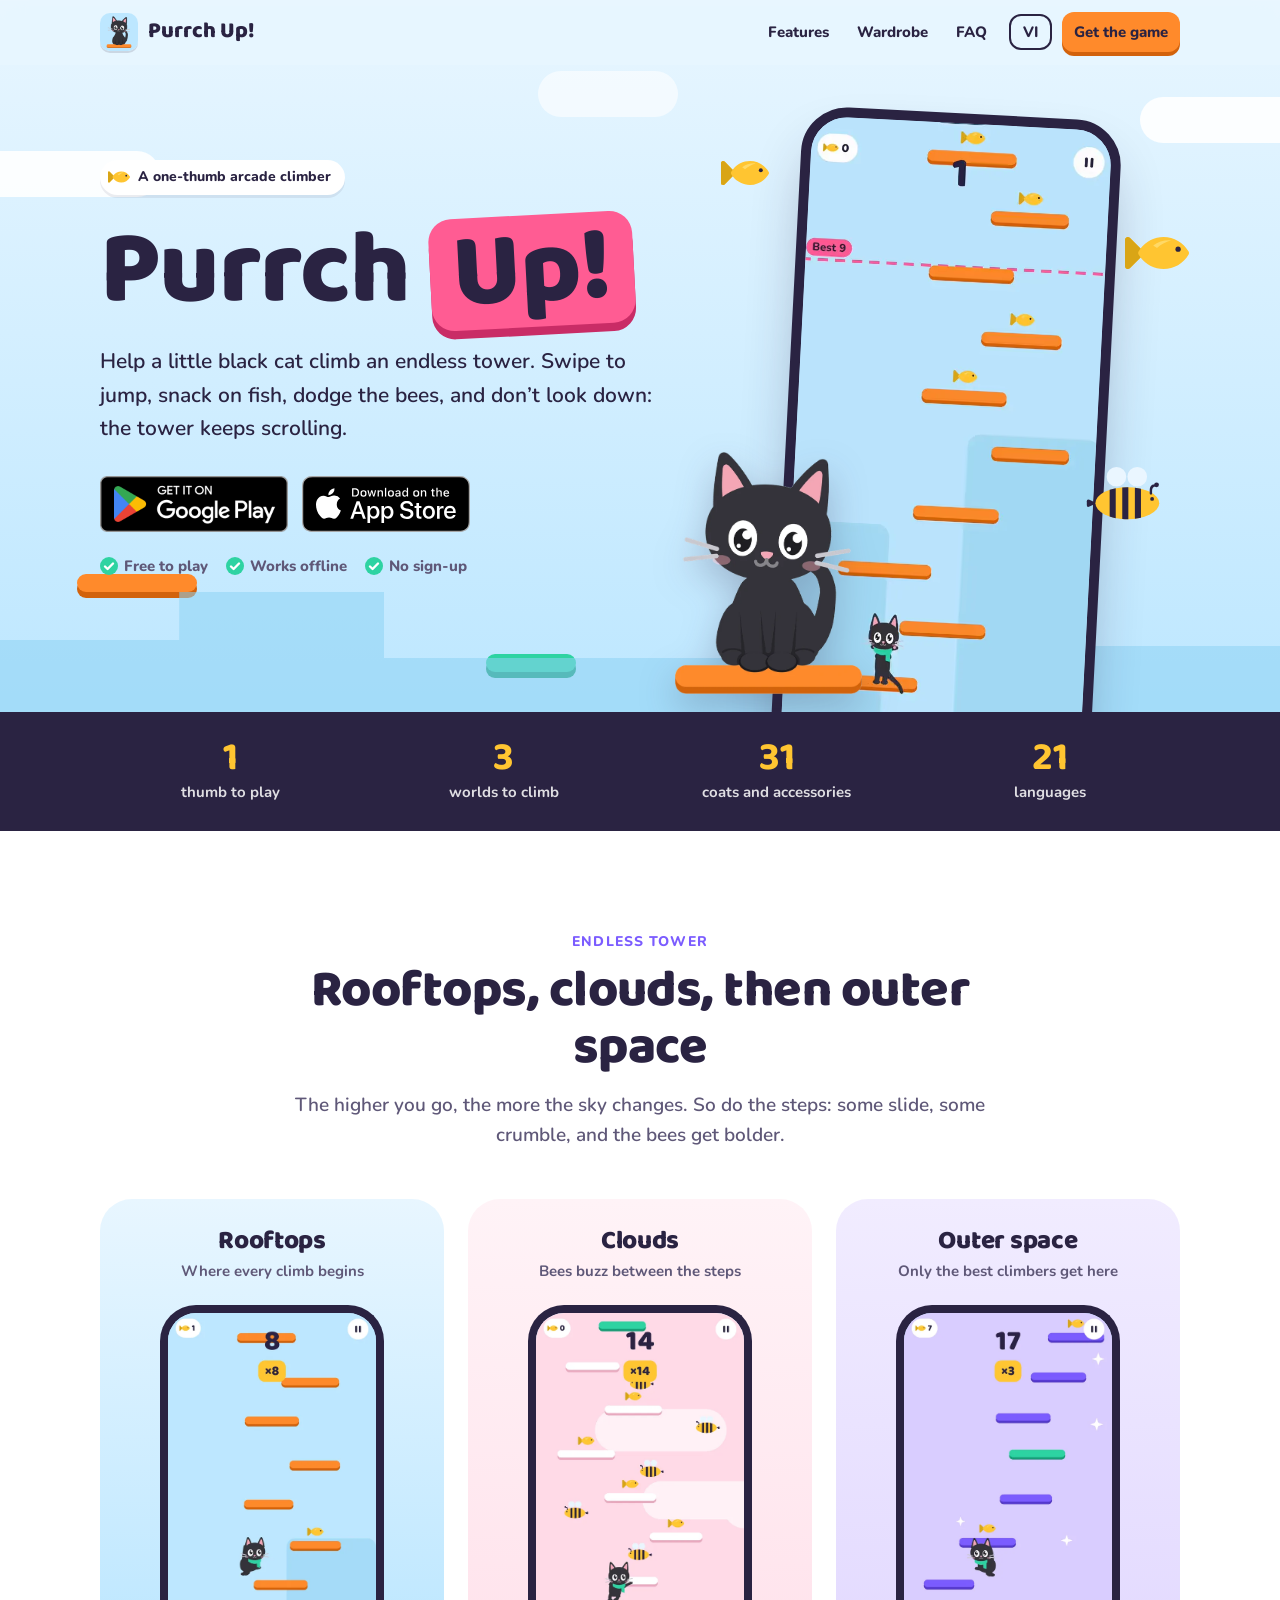
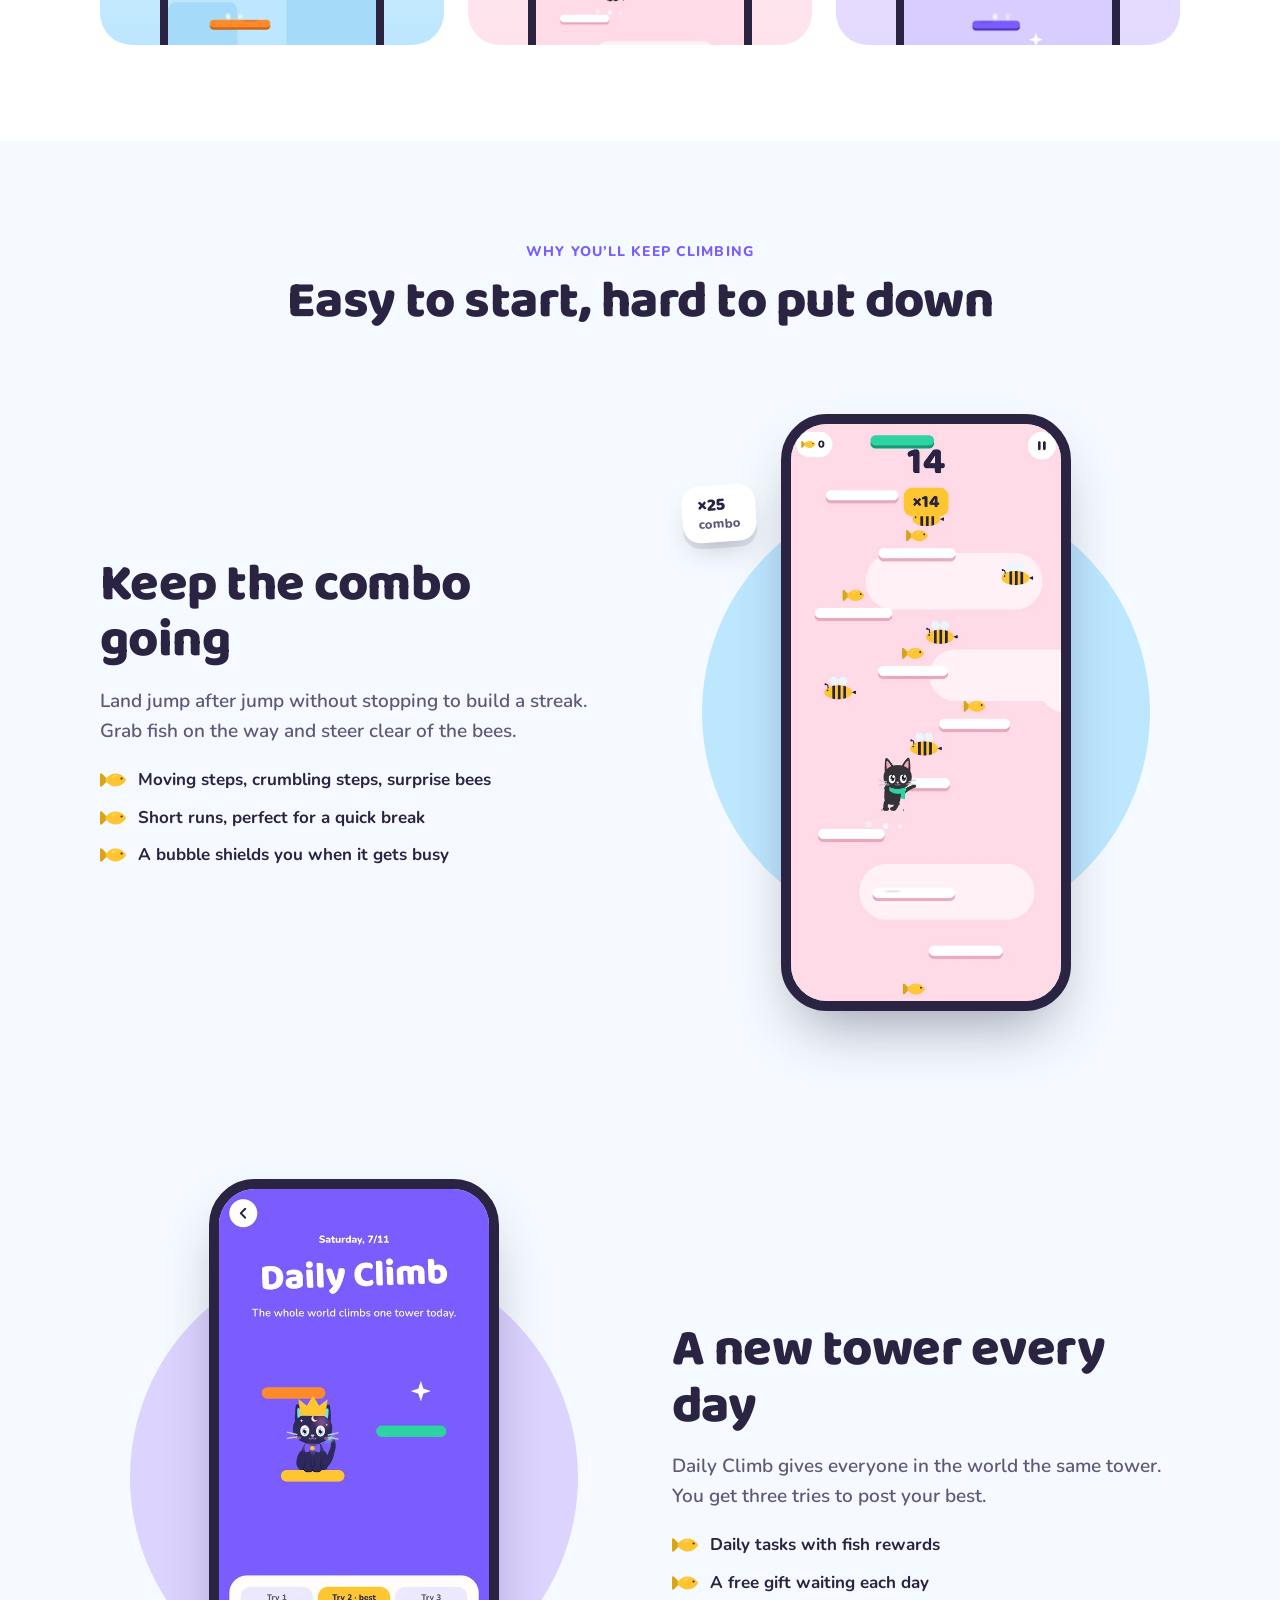
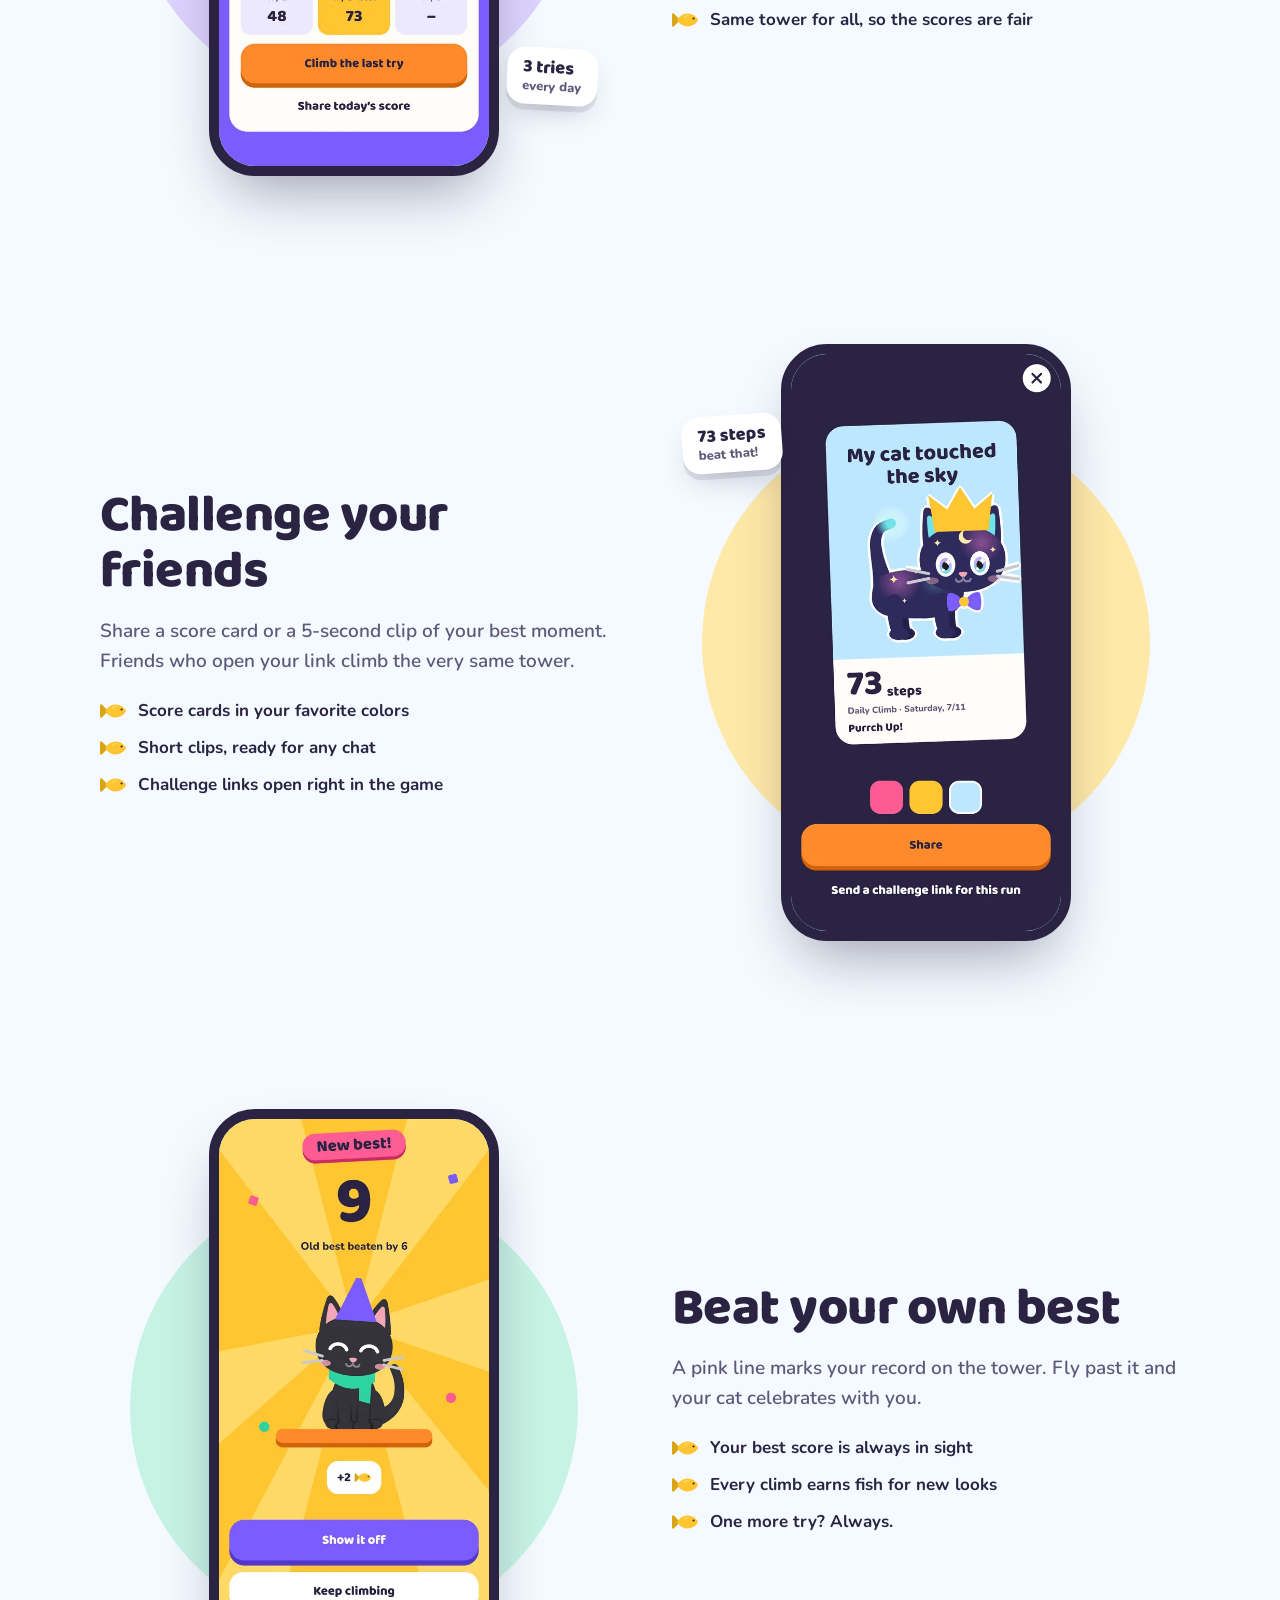
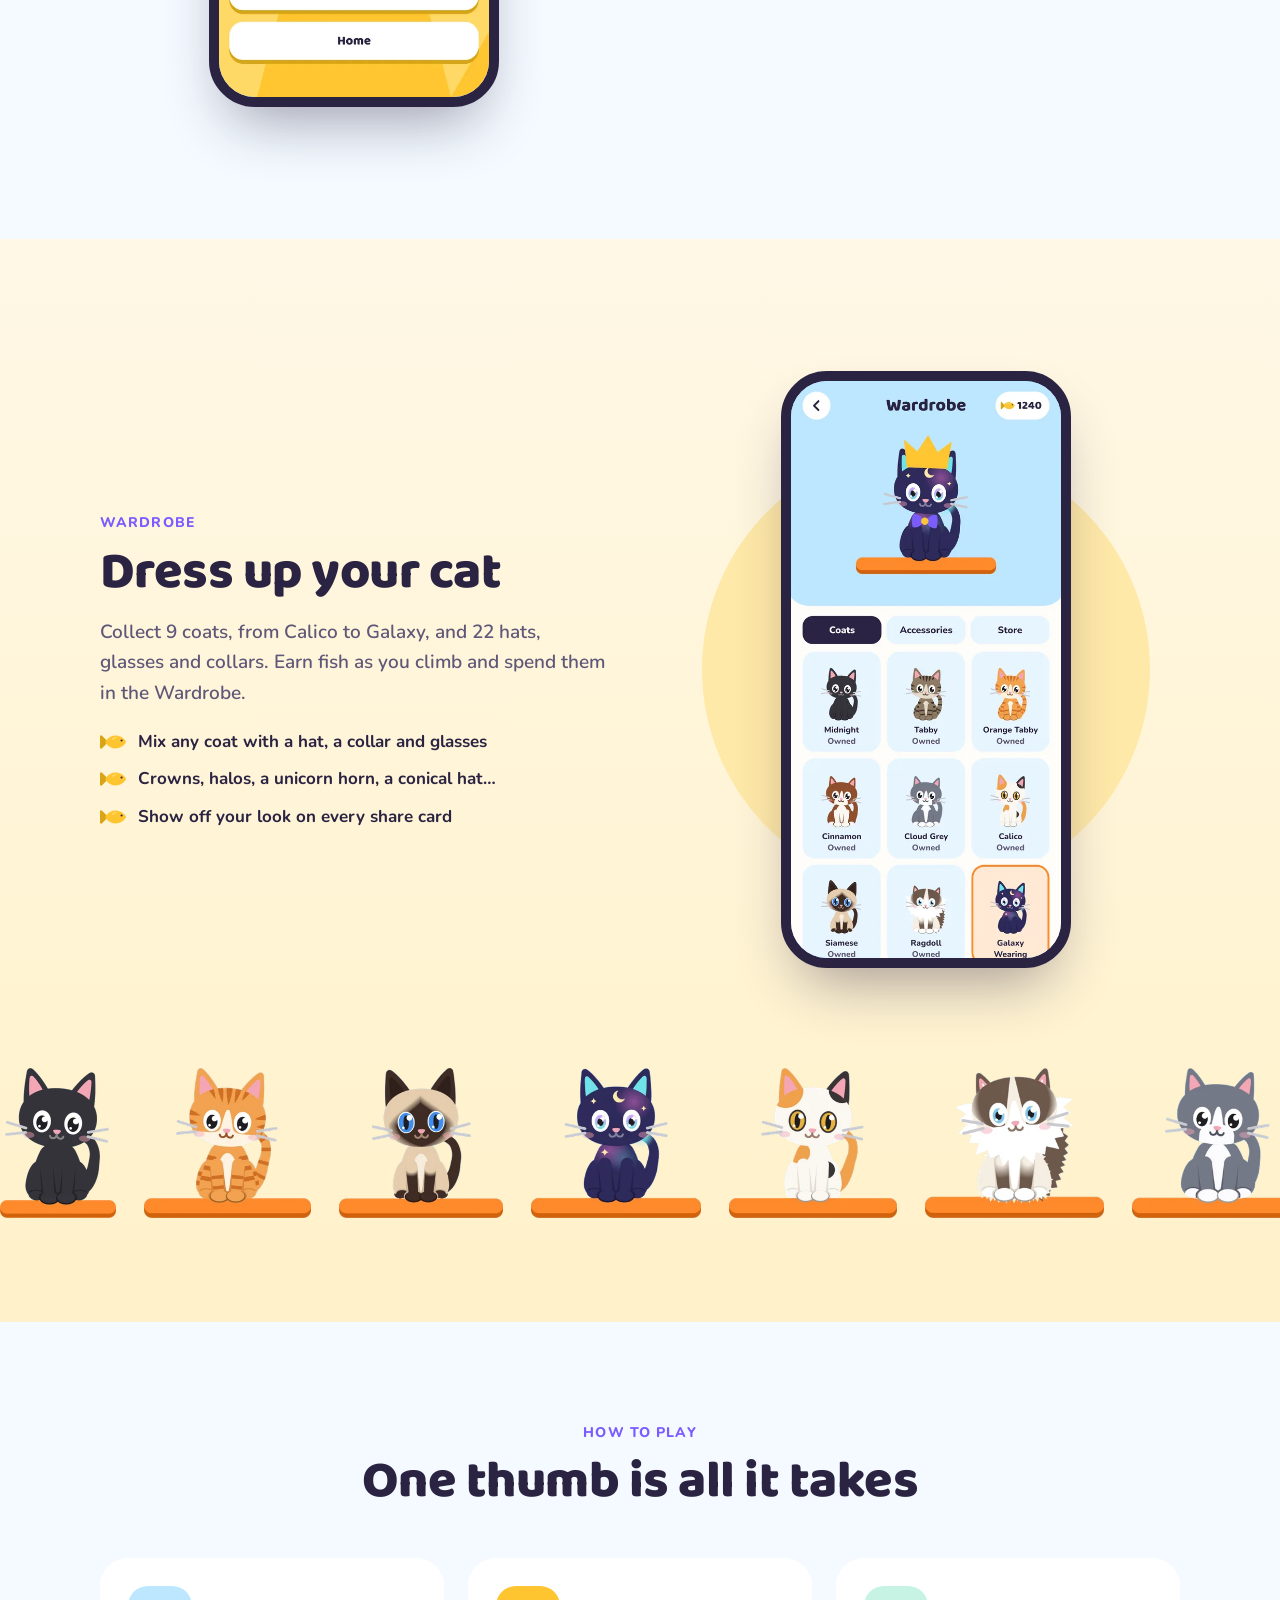
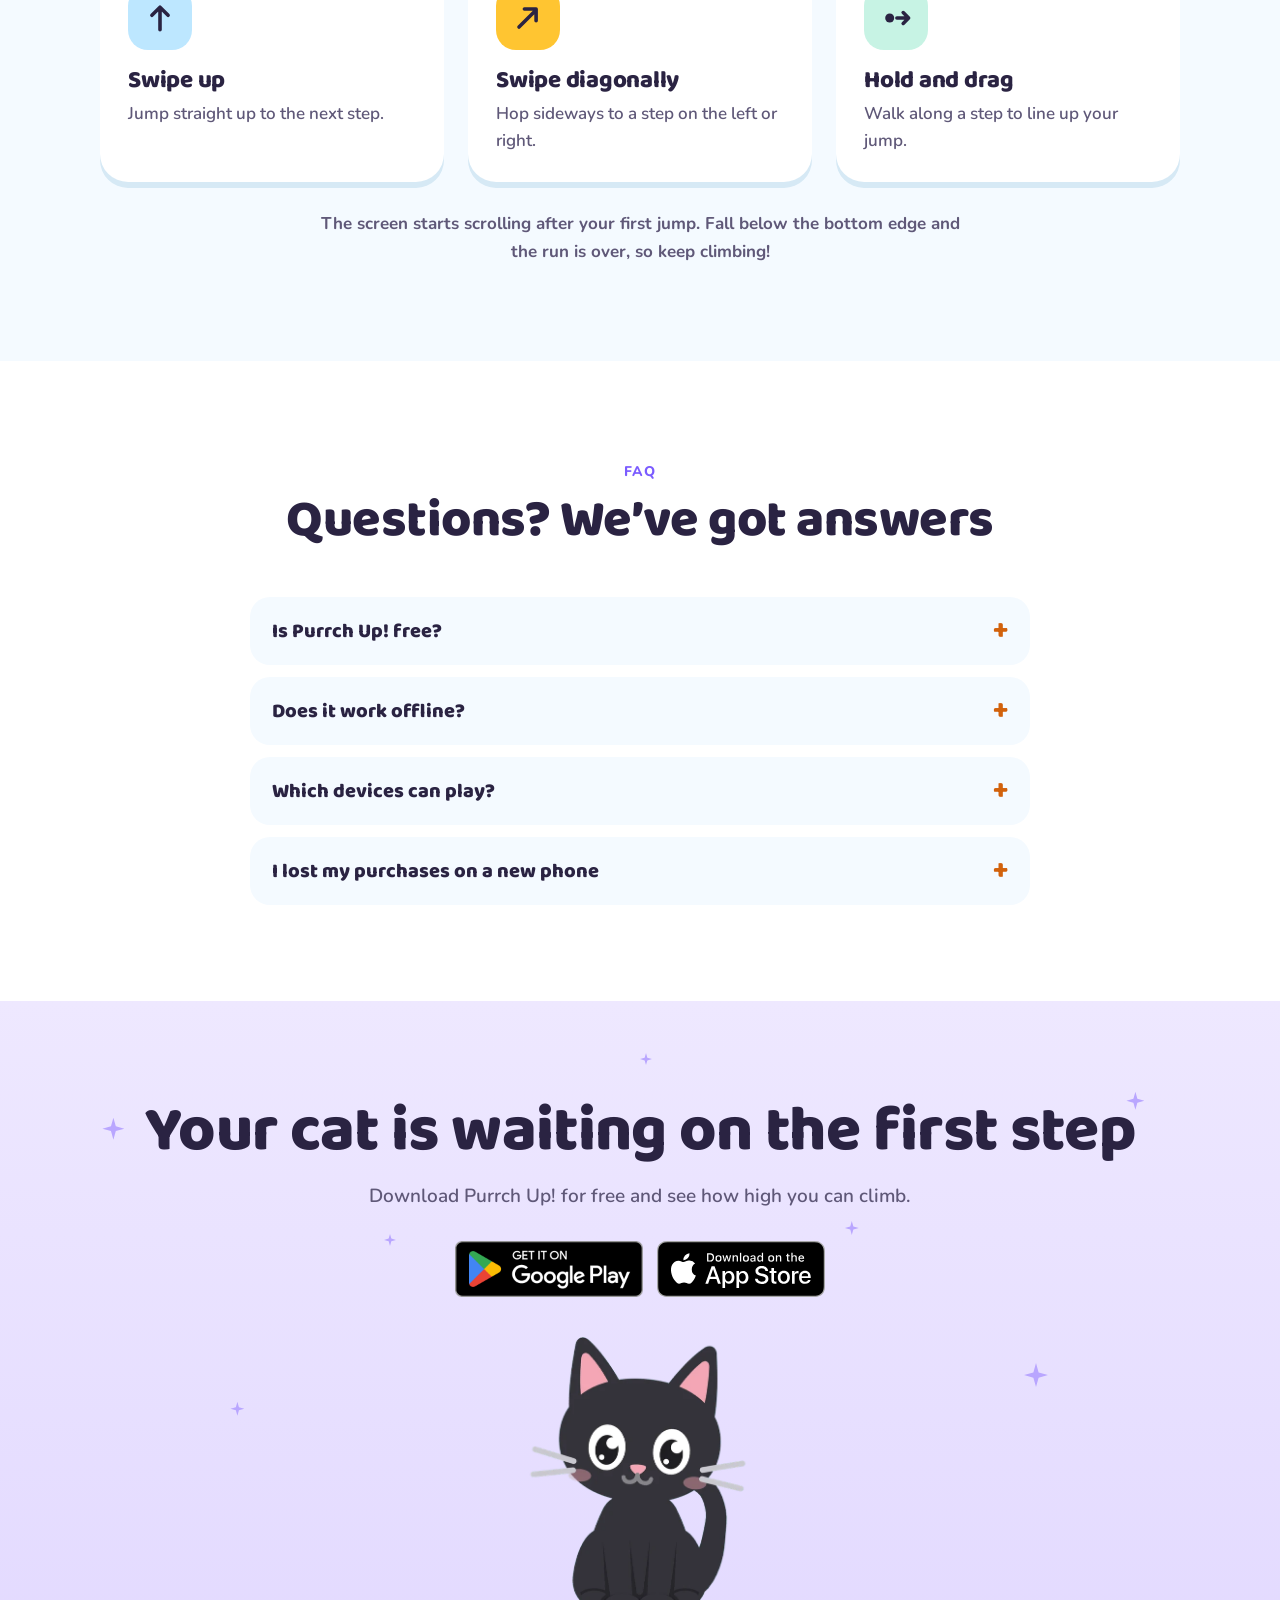
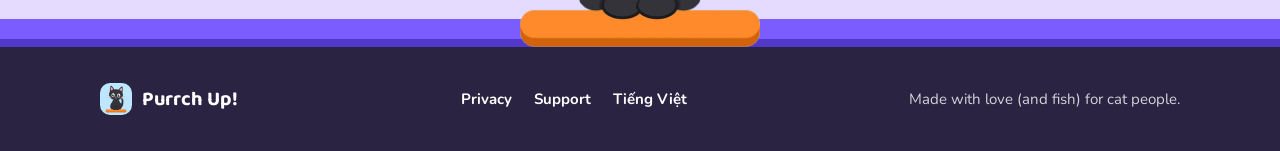
<file: index.html>
<!doctype html>
<html lang="en">
<head>
<meta charset="utf-8">
<meta name="viewport" content="width=device-width, initial-scale=1, viewport-fit=cover">
<meta name="theme-color" content="#E8F6FF">
<meta name="apple-itunes-app" content="app-id=6830927273">
<title>Purrch Up! The endless cat climbing game</title>
<meta name="description" content="Help a little black cat climb an endless tower. Swipe to jump, grab fish, dodge bees and dress up your cat. Free on Android and iPhone.">
<link rel="canonical" href="https://nanoko.app/purrchup/">
<link rel="alternate" hreflang="en" href="https://purrch-up.github.io/">
<link rel="alternate" hreflang="vi" href="https://purrch-up.github.io/vi/">
<link rel="alternate" hreflang="x-default" href="https://purrch-up.github.io/">
<meta property="og:type" content="website">
<meta property="og:site_name" content="Purrch Up!">
<meta property="og:locale" content="en_US">
<meta property="og:url" content="https://purrch-up.github.io/">
<meta property="og:title" content="Purrch Up! The endless cat climbing game">
<meta property="og:description" content="Help a little black cat climb an endless tower. Swipe to jump, grab fish, dodge bees and dress up your cat. Free on Android and iPhone.">
<meta property="og:image" content="https://purrch-up.github.io/img/en/og.jpg">
<meta property="og:image:width" content="1024">
<meta property="og:image:height" content="500">
<meta name="twitter:card" content="summary_large_image">
<link rel="icon" href="/favicon.png?v=2">
<link rel="apple-touch-icon" href="/icon.png?v=2">
<link rel="preconnect" href="https://fonts.googleapis.com">
<link rel="preconnect" href="https://fonts.gstatic.com" crossorigin>
<link href="https://fonts.googleapis.com/css2?family=Baloo+2:wght@800&family=Nunito:wght@600;700;800&display=swap" rel="stylesheet">
<link rel="stylesheet" href="/home.css?v=4">
<script type="application/ld+json">{"@context":"https://schema.org","@type":"MobileApplication","name":"Purrch Up!","applicationCategory":"GameApplication","operatingSystem":"Android, iOS","url":"https://purrch-up.github.io/","image":"https://purrch-up.github.io/icon.png","description":"Help a little black cat climb an endless tower. Swipe to jump, grab fish, dodge bees and dress up your cat. Free on Android and iPhone.","inLanguage":"en","applicationSubCategory":"Arcade","installUrl":["https://play.google.com/store/apps/details?id=com.purrchup.app","https://apps.apple.com/app/id6830927273"],"sameAs":["https://play.google.com/store/apps/details?id=com.purrchup.app","https://apps.apple.com/app/id6830927273"],"offers":{"@type":"Offer","price":"0","priceCurrency":"USD"}}</script>
<script>
try {
  var chosen = localStorage.getItem("purrchup-lang");
  var langs = navigator.languages || [navigator.language || ""];
  if (chosen === "vi" || (!chosen && /^vi\b/i.test(langs[0] || ""))) location.replace("/vi/" + location.search + location.hash);
} catch (e) {}
</script>
</head>
<body>
<a class="skip" href="#main">Skip to content</a>
<header class="top" id="top"><div class="wrap">
<a class="brand" href="/"><img src="/icon.png?v=2" alt="" width="38" height="38"><span>Purrch Up!</span></a>
<nav class="nav" aria-label="Main">
<a class="hide-s" href="#features">Features</a>
<a class="hide-s" href="#wardrobe">Wardrobe</a>
<a class="hide-s" href="#faq">FAQ</a>
<a class="lang" href="/vi/" hreflang="vi" lang="vi" data-lang="vi">VI</a>
<a class="get" href="#get">Get the game</a>
</nav>
</div></header>

<main id="main">
<section class="hero">
<span class="cloud c1"></span><span class="cloud c2"></span><span class="cloud c3"></span>
<span class="step s1"></span><span class="step s2"></span><span class="roofs"></span>
<div class="wrap">
<div class="hero-text">
<span class="eyebrow"><img src="/img/fish.svg" alt="" width="22" height="22">A one-thumb arcade climber</span>
<h1>Purrch <span class="up">Up!</span></h1>
<p class="lead">Help a little black cat climb an endless tower. Swipe to jump, snack on fish, dodge the bees, and don’t look down: the tower keeps scrolling.</p>
<div class="badges"><a href="https://play.google.com/store/apps/details?id=com.purrchup.app" rel="noopener"><img class="gp" src="/img/en/badge-google-play.png" alt="Get it on Google Play" width="188" height="56"></a><a href="https://apps.apple.com/app/id6830927273" rel="noopener"><img class="as" src="/img/en/badge-app-store.svg" alt="Download on the App Store" width="168" height="56"></a></div>
<ul class="facts"><li>Free to play</li><li>Works offline</li><li>No sign-up</li></ul>
</div>
<div class="hero-art">
<img class="float f2" src="/img/fish.svg" alt="" width="48" height="48">
<img class="float f1" src="/img/fish.svg" alt="" width="64" height="64">
<img class="float b1" src="/img/bee.svg" alt="" width="76" height="76">
<img class="hero-cat" src="/img/cat.webp" alt="" width="495" height="640">
<div class="phone"><video src="/img/play.mp4?v=2" poster="/img/play-poster.webp?v=2" autoplay muted loop playsinline preload="auto" aria-label="Gameplay: the cat jumps from step to step, past bees and fish"></video></div>
</div>
</div>
</section>

<div class="stats"><div class="wrap"><ul><li><b>1</b><span>thumb to play</span></li><li><b>3</b><span>worlds to climb</span></li><li><b>31</b><span>coats and accessories</span></li><li><b>21</b><span>languages</span></li></ul></div></div>

<section class="sec worlds" id="worlds">
<div class="wrap">
<div class="head reveal"><span class="kicker">Endless tower</span><h2>Rooftops, clouds, then outer space</h2><p>The higher you go, the more the sky changes. So do the steps: some slide, some crumble, and the bees get bolder.</p></div>
<div class="world-grid"><div class="world w-roof reveal"><h3>Rooftops</h3><p>Where every climb begins</p><div class="phone"><img src="/img/roof.webp" alt="" width="540" height="1112" loading="lazy"></div></div><div class="world w-cloud reveal"><h3>Clouds</h3><p>Bees buzz between the steps</p><div class="phone"><img src="/img/bee.webp" alt="" width="540" height="1112" loading="lazy"></div></div><div class="world w-space reveal"><h3>Outer space</h3><p>Only the best climbers get here</p><div class="phone"><img src="/img/space.webp" alt="" width="540" height="1112" loading="lazy"></div></div></div>
</div>
</section>

<section class="sec" id="features">
<div class="wrap">
<div class="head reveal"><span class="kicker">Why you’ll keep climbing</span><h2>Easy to start, hard to put down</h2></div>
<div class="rows">
<div class="row reveal">
<div class="row-text"><h2>Keep the combo going</h2><p>Land jump after jump without stopping to build a streak. Grab fish on the way and steer clear of the bees.</p><ul><li><img src="/img/fish.svg" alt="" width="26" height="26">Moving steps, crumbling steps, surprise bees</li><li><img src="/img/fish.svg" alt="" width="26" height="26">Short runs, perfect for a quick break</li><li><img src="/img/fish.svg" alt="" width="26" height="26">A bubble shields you when it gets busy</li></ul></div>
<div class="row-art"><div class="blob sky"></div><div class="tag tl" aria-hidden="true">×25<small>combo</small></div><div class="phone"><img src="/img/bee.webp" alt="" width="540" height="1112" loading="lazy"></div></div>
</div>
<div class="row reveal">
<div class="row-text"><h2>A new tower every day</h2><p>Daily Climb gives everyone in the world the same tower. You get three tries to post your best.</p><ul><li><img src="/img/fish.svg" alt="" width="26" height="26">Daily tasks with fish rewards</li><li><img src="/img/fish.svg" alt="" width="26" height="26">A free gift waiting each day</li><li><img src="/img/fish.svg" alt="" width="26" height="26">Same tower for all, so the scores are fair</li></ul></div>
<div class="row-art"><div class="blob grape"></div><div class="tag br" aria-hidden="true">3 tries<small>every day</small></div><div class="phone"><img src="/img/en/daily.webp" alt="" width="540" height="1112" loading="lazy"></div></div>
</div>
<div class="row reveal">
<div class="row-text"><h2>Challenge your friends</h2><p>Share a score card or a 5-second clip of your best moment. Friends who open your link climb the very same tower.</p><ul><li><img src="/img/fish.svg" alt="" width="26" height="26">Score cards in your favorite colors</li><li><img src="/img/fish.svg" alt="" width="26" height="26">Short clips, ready for any chat</li><li><img src="/img/fish.svg" alt="" width="26" height="26">Challenge links open right in the game</li></ul></div>
<div class="row-art"><div class="blob fish"></div><div class="tag tl" aria-hidden="true">73 steps<small>beat that!</small></div><div class="phone"><img src="/img/en/share.webp" alt="" width="540" height="1112" loading="lazy"></div></div>
</div>
<div class="row reveal">
<div class="row-text"><h2>Beat your own best</h2><p>A pink line marks your record on the tower. Fly past it and your cat celebrates with you.</p><ul><li><img src="/img/fish.svg" alt="" width="26" height="26">Your best score is always in sight</li><li><img src="/img/fish.svg" alt="" width="26" height="26">Every climb earns fish for new looks</li><li><img src="/img/fish.svg" alt="" width="26" height="26">One more try? Always.</li></ul></div>
<div class="row-art"><div class="blob mint"></div><div class="phone"><img src="/img/en/record.webp" alt="" width="540" height="1112" loading="lazy"></div></div>
</div>
</div>
</div>
</section>

<section class="sec wardrobe" id="wardrobe">
<div class="wrap">
<div class="row reveal">
<div class="row-text"><span class="kicker">Wardrobe</span><h2>Dress up your cat</h2><p>Collect 9 coats, from Calico to Galaxy, and 22 hats, glasses and collars. Earn fish as you climb and spend them in the Wardrobe.</p><ul><li><img src="/img/fish.svg" alt="" width="26" height="26">Mix any coat with a hat, a collar and glasses</li><li><img src="/img/fish.svg" alt="" width="26" height="26">Crowns, halos, a unicorn horn, a conical hat…</li><li><img src="/img/fish.svg" alt="" width="26" height="26">Show off your look on every share card</li></ul></div>
<div class="row-art"><div class="blob fish"></div><div class="phone"><img src="/img/en/wardrobe.webp" alt="" width="540" height="1112" loading="lazy"></div></div>
</div>
</div>
<div class="parade-wrap"><div class="parade"><img src="/img/coats/midnight.webp" alt="Midnight" title="Midnight" height="150" loading="lazy"><img src="/img/coats/orange_tabby.webp" alt="Orange Tabby" title="Orange Tabby" height="150" loading="lazy"><img src="/img/coats/siamese.webp" alt="Siamese" title="Siamese" height="150" loading="lazy"><img src="/img/coats/galaxy.webp" alt="Galaxy" title="Galaxy" height="150" loading="lazy"><img src="/img/coats/calico.webp" alt="Calico" title="Calico" height="150" loading="lazy"><img src="/img/coats/ragdoll.webp" alt="Ragdoll" title="Ragdoll" height="150" loading="lazy"><img src="/img/coats/cloud_grey.webp" alt="Cloud Grey" title="Cloud Grey" height="150" loading="lazy"><img src="/img/coats/cinnamon.webp" alt="Cinnamon" title="Cinnamon" height="150" loading="lazy"><img src="/img/coats/halo.webp" alt="Halo" title="Halo" height="150" loading="lazy"><img src="/img/coats/unicorn_horn.webp" alt="Unicorn Horn" title="Unicorn Horn" height="150" loading="lazy"><span class="dup" aria-hidden="true" style="display:contents"><img src="/img/coats/midnight.webp" alt="" height="150" loading="lazy"><img src="/img/coats/orange_tabby.webp" alt="" height="150" loading="lazy"><img src="/img/coats/siamese.webp" alt="" height="150" loading="lazy"><img src="/img/coats/galaxy.webp" alt="" height="150" loading="lazy"><img src="/img/coats/calico.webp" alt="" height="150" loading="lazy"><img src="/img/coats/ragdoll.webp" alt="" height="150" loading="lazy"><img src="/img/coats/cloud_grey.webp" alt="" height="150" loading="lazy"><img src="/img/coats/cinnamon.webp" alt="" height="150" loading="lazy"><img src="/img/coats/halo.webp" alt="" height="150" loading="lazy"><img src="/img/coats/unicorn_horn.webp" alt="" height="150" loading="lazy"></span></div></div>
</section>

<section class="sec" id="how">
<div class="wrap">
<div class="head reveal"><span class="kicker">How to play</span><h2>One thumb is all it takes</h2></div>
<div class="how-grid"><div class="how reveal"><div class="ico" style="background:var(--sky)"><svg viewBox="0 0 40 40" width="36" height="36" aria-hidden="true"><path d="M20 33V9M11 17l9-9 9 9" fill="none" stroke="#2A2342" stroke-width="4" stroke-linecap="round" stroke-linejoin="round"/></svg></div><h3>Swipe up</h3><p>Jump straight up to the next step.</p></div><div class="how reveal"><div class="ico" style="background:var(--fish)"><svg viewBox="0 0 40 40" width="36" height="36" aria-hidden="true"><path d="M10 30L29 11M16 10h13v13" fill="none" stroke="#2A2342" stroke-width="4" stroke-linecap="round" stroke-linejoin="round"/></svg></div><h3>Swipe diagonally</h3><p>Hop sideways to a step on the left or right.</p></div><div class="how reveal"><div class="ico" style="background:#C7F3E4"><svg viewBox="0 0 40 40" width="36" height="36" aria-hidden="true"><circle cx="13" cy="20" r="5" fill="#2A2342"/><path d="M21 20h12M28 14l6 6-6 6" fill="none" stroke="#2A2342" stroke-width="4" stroke-linecap="round" stroke-linejoin="round"/></svg></div><h3>Hold and drag</h3><p>Walk along a step to line up your jump.</p></div></div>
<p class="how-note reveal">The screen starts scrolling after your first jump. Fall below the bottom edge and the run is over, so keep climbing!</p>
</div>
</section>

<section class="sec faq" id="faq">
<div class="wrap">
<div class="head reveal"><span class="kicker">FAQ</span><h2>Questions? We’ve got answers</h2></div>
<div class="list"><details><summary>Is Purrch Up! free?</summary><p>Yes. The game is free to download and play. Optional in-app purchases include fish packs, bubbles, coats, accessories and a one-time Remove Ads.</p></details><details><summary>Does it work offline?</summary><p>Yes. You can climb anywhere, no account or sign-in needed. Ads and purchases need a connection.</p></details><details><summary>Which devices can play?</summary><p>Android phones and tablets (Android 7.0 and up) and iPhone and iPad.</p></details><details><summary>I lost my purchases on a new phone</summary><p>Open Settings › Restore purchases while signed in to the same Google or Apple account. More help is on the <a href="/support/">support page</a>.</p></details></div>
</div>
</section>

<section class="cta" id="get">
<span class="star" style="left:8%;top:18%;animation-delay:-0s;width:22px;height:22px"></span><span class="star" style="left:88%;top:14%;animation-delay:-1s;width:18px;height:18px"></span><span class="star" style="left:18%;top:62%;animation-delay:-2s;width:14px;height:14px"></span><span class="star" style="left:80%;top:56%;animation-delay:-0.5s;width:24px;height:24px"></span><span class="star" style="left:50%;top:8%;animation-delay:-1.6s;width:12px;height:12px"></span><span class="star" style="left:66%;top:34%;animation-delay:-2.4s;width:14px;height:14px"></span><span class="star" style="left:30%;top:36%;animation-delay:-0.8s;width:12px;height:12px"></span>
<div class="wrap">
<h2 class="reveal">Your cat is waiting on the first step</h2>
<p class="reveal">Download Purrch Up! for free and see how high you can climb.</p>
<div class="badges"><a href="https://play.google.com/store/apps/details?id=com.purrchup.app" rel="noopener"><img class="gp" src="/img/en/badge-google-play.png" alt="Get it on Google Play" width="188" height="56" loading="lazy"></a><a href="https://apps.apple.com/app/id6830927273" rel="noopener"><img class="as" src="/img/en/badge-app-store.svg" alt="Download on the App Store" width="168" height="56" loading="lazy"></a></div>
<img class="cat" src="/img/cat.webp" alt="" width="495" height="640" loading="lazy">
</div>
<div class="cta-steps"></div>
</section>
</main>

<footer class="foot"><div class="wrap">
<a class="brand" href="/"><img src="/icon.png?v=2" alt="" width="32" height="32" loading="lazy"><span>Purrch Up!</span></a>
<nav aria-label="Footer"><a href="/privacy/">Privacy</a><a href="/support/">Support</a><a href="/vi/" hreflang="vi" data-lang="vi">Tiếng Việt</a></nav>
<p>Made with love (and fish) for cat people.</p>
</div></footer>

<script>
(function () {
  var bar = document.getElementById('top');
  var onScroll = function () { bar.classList.toggle('scrolled', window.scrollY > 8); };
  onScroll(); window.addEventListener('scroll', onScroll, { passive: true });

  // Remember the language the visitor picked, so the English pages stop sending a Vietnamese phone to /vi/
  document.querySelectorAll('[data-lang]').forEach(function (a) {
    a.addEventListener('click', function () { try { localStorage.setItem('purrchup-lang', a.dataset.lang); } catch (e) {} });
  });

  var still = window.matchMedia('(prefers-reduced-motion: reduce)').matches;
  var video = document.querySelector('.hero video');
  if (still && video) { video.removeAttribute('autoplay'); video.pause(); video.controls = true; }

  var items = document.querySelectorAll('.reveal');
  if (still || !('IntersectionObserver' in window)) { items.forEach(function (el) { el.classList.add('in'); }); return; }
  var io = new IntersectionObserver(function (entries) {
    entries.forEach(function (e) { if (e.isIntersecting) { e.target.classList.add('in'); io.unobserve(e.target); } });
  }, { rootMargin: '0px 0px -8% 0px' });
  items.forEach(function (el) { io.observe(el); });
})();
</script>
</body>
</html>
</file>
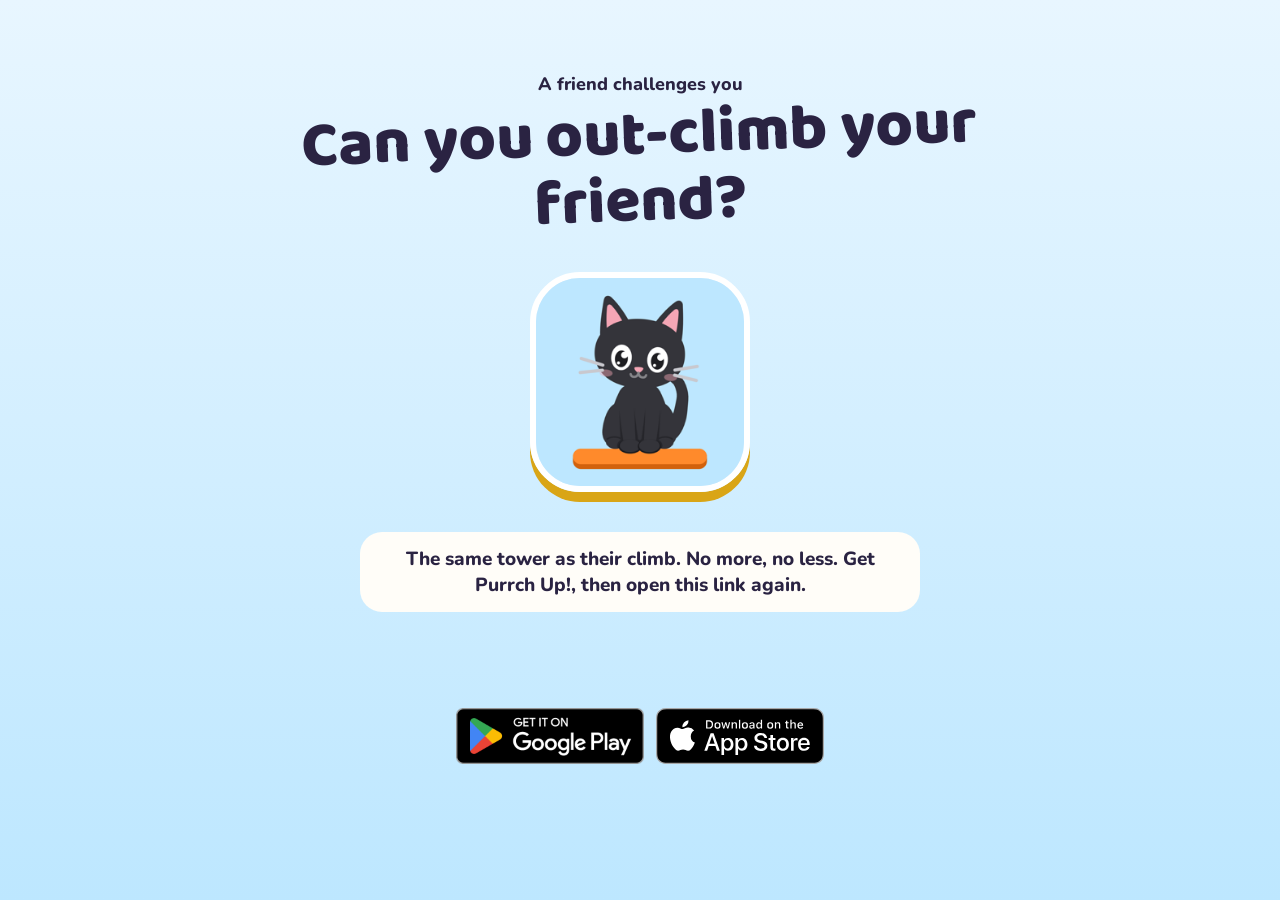
<file: c/index.html>
<!doctype html>
<html lang="en">
<head>
<meta charset="utf-8">
<meta name="viewport" content="width=device-width, initial-scale=1, viewport-fit=cover">
<meta name="robots" content="noindex">
<meta name="theme-color" content="#E8F6FF">
<title>Purrch Up! Challenge</title>
<meta property="og:title" content="A friend challenges you on Purrch Up!">
<meta property="og:description" content="Same tower as their climb. No more, no less.">
<meta property="og:image" content="https://purrch-up.github.io/icon.png">
<meta property="og:type" content="website">
<script>
  // Safari's banner offers "Open" when the game is installed and hands it this very link.
  (function () {
    var banner = document.createElement('meta');
    banner.name = 'apple-itunes-app';
    banner.content = 'app-id=6830927273, app-argument=' + location.href;
    document.head.appendChild(banner);
  })();
</script>
<link rel="icon" href="/favicon.png?v=2">
<link rel="preconnect" href="https://fonts.googleapis.com">
<link rel="preconnect" href="https://fonts.gstatic.com" crossorigin>
<link href="https://fonts.googleapis.com/css2?family=Baloo+2:wght@800&family=Nunito:wght@800&display=swap" rel="stylesheet">
<link rel="stylesheet" href="/style.css?v=5">
</head>
<body>
<main>
  <p class="from" id="from">A friend challenges you</p>
  <h1 id="title">Can you out-climb your friend?</h1>
  <img class="icon" src="/icon.png?v=2" alt="Purrch Up!">
  <p class="note" id="note">The same tower as their climb. No more, no less. Get Purrch Up!, then open this link again.</p>
  <div class="actions">
    <a class="button main hidden" id="open">Open Purrch Up!</a>
  </div>
  <div class="badges">
    <a class="badge hidden" id="play" href="https://play.google.com/store/apps/details?id=com.purrchup.app"><img id="play-img" src="/img/en/badge-google-play.png" alt="Get it on Google Play"></a>
    <a class="badge hidden" id="appstore" href="https://apps.apple.com/app/id6830927273"><img id="appstore-img" src="/img/en/badge-app-store.svg" alt="Download on the App Store"></a>
  </div>
</main>
<script>
  (function () {
    var text = {
      en: {
        from: 'A friend challenges you',
        title: function (n) { return 'Can you get past step ' + n + '?'; },
        anyTitle: 'Can you out-climb your friend?',
        note: 'The same tower as their climb. No more, no less. Get Purrch Up!, then open this link again.',
        open: 'Open Purrch Up!',
        play: 'Get it on Google Play',
        appstore: 'Download on the App Store'
      },
      vi: {
        from: 'Một người bạn thách bạn',
        title: function (n) { return 'Vượt được ' + n + ' bậc không?'; },
        anyTitle: 'Leo hơn được bạn ấy không?',
        note: 'Cùng một tháp với ván của bạn ấy. Không hơn, không kém. Tải Purrch Up! rồi mở lại link này nhé.',
        open: 'Mở Purrch Up!',
        play: 'Tải trên Google Play',
        appstore: 'Tải trên App Store'
      }
    };
    var lang = (navigator.language || 'en').toLowerCase().indexOf('vi') === 0 ? 'vi' : 'en';
    var t = text[lang];
    document.documentElement.lang = lang;

    var params = new URLSearchParams(location.search);
    var score = parseInt(params.get('s'), 10);
    var valid = /^[0-9a-z]+$/.test(params.get('t') || '') && /^[0-9]+$/.test(params.get('v') || '') &&
      score >= 0 && score <= 1000000;

    document.getElementById('from').textContent = t.from;
    document.getElementById('title').textContent = valid ? t.title(score) : t.anyTitle;
    document.getElementById('note').textContent = t.note;
    document.getElementById('open').textContent = t.open;
    var playImg = document.getElementById('play-img');
    var appstoreImg = document.getElementById('appstore-img');
    playImg.src = '/img/' + lang + '/badge-google-play.png';
    playImg.alt = t.play;
    appstoreImg.src = '/img/' + lang + '/badge-app-store.svg';
    appstoreImg.alt = t.appstore;

    var agent = navigator.userAgent;
    var android = /Android/i.test(agent);
    var ios = /iPhone|iPad|iPod/i.test(agent) || (/Macintosh/.test(agent) && navigator.maxTouchPoints > 1);
    var play = document.getElementById('play');
    var appstore = document.getElementById('appstore');
    if (android) {
      // A link typed or pasted into the browser skips App Links; this opens the game when it is installed and
      // falls back to the store when it is not.
      var open = document.getElementById('open');
      open.href = 'intent://' + location.host + location.pathname + location.search +
        '#Intent;scheme=https;package=com.purrchup.app;S.browser_fallback_url=' + encodeURIComponent(play.href) + ';end';
      if (valid) open.classList.remove('hidden');
      play.classList.remove('hidden');
    } else if (ios) {
      appstore.classList.remove('hidden');
    } else {
      play.classList.remove('hidden');
      appstore.classList.remove('hidden');
    }
  })();
</script>
</body>
</html>
</file>
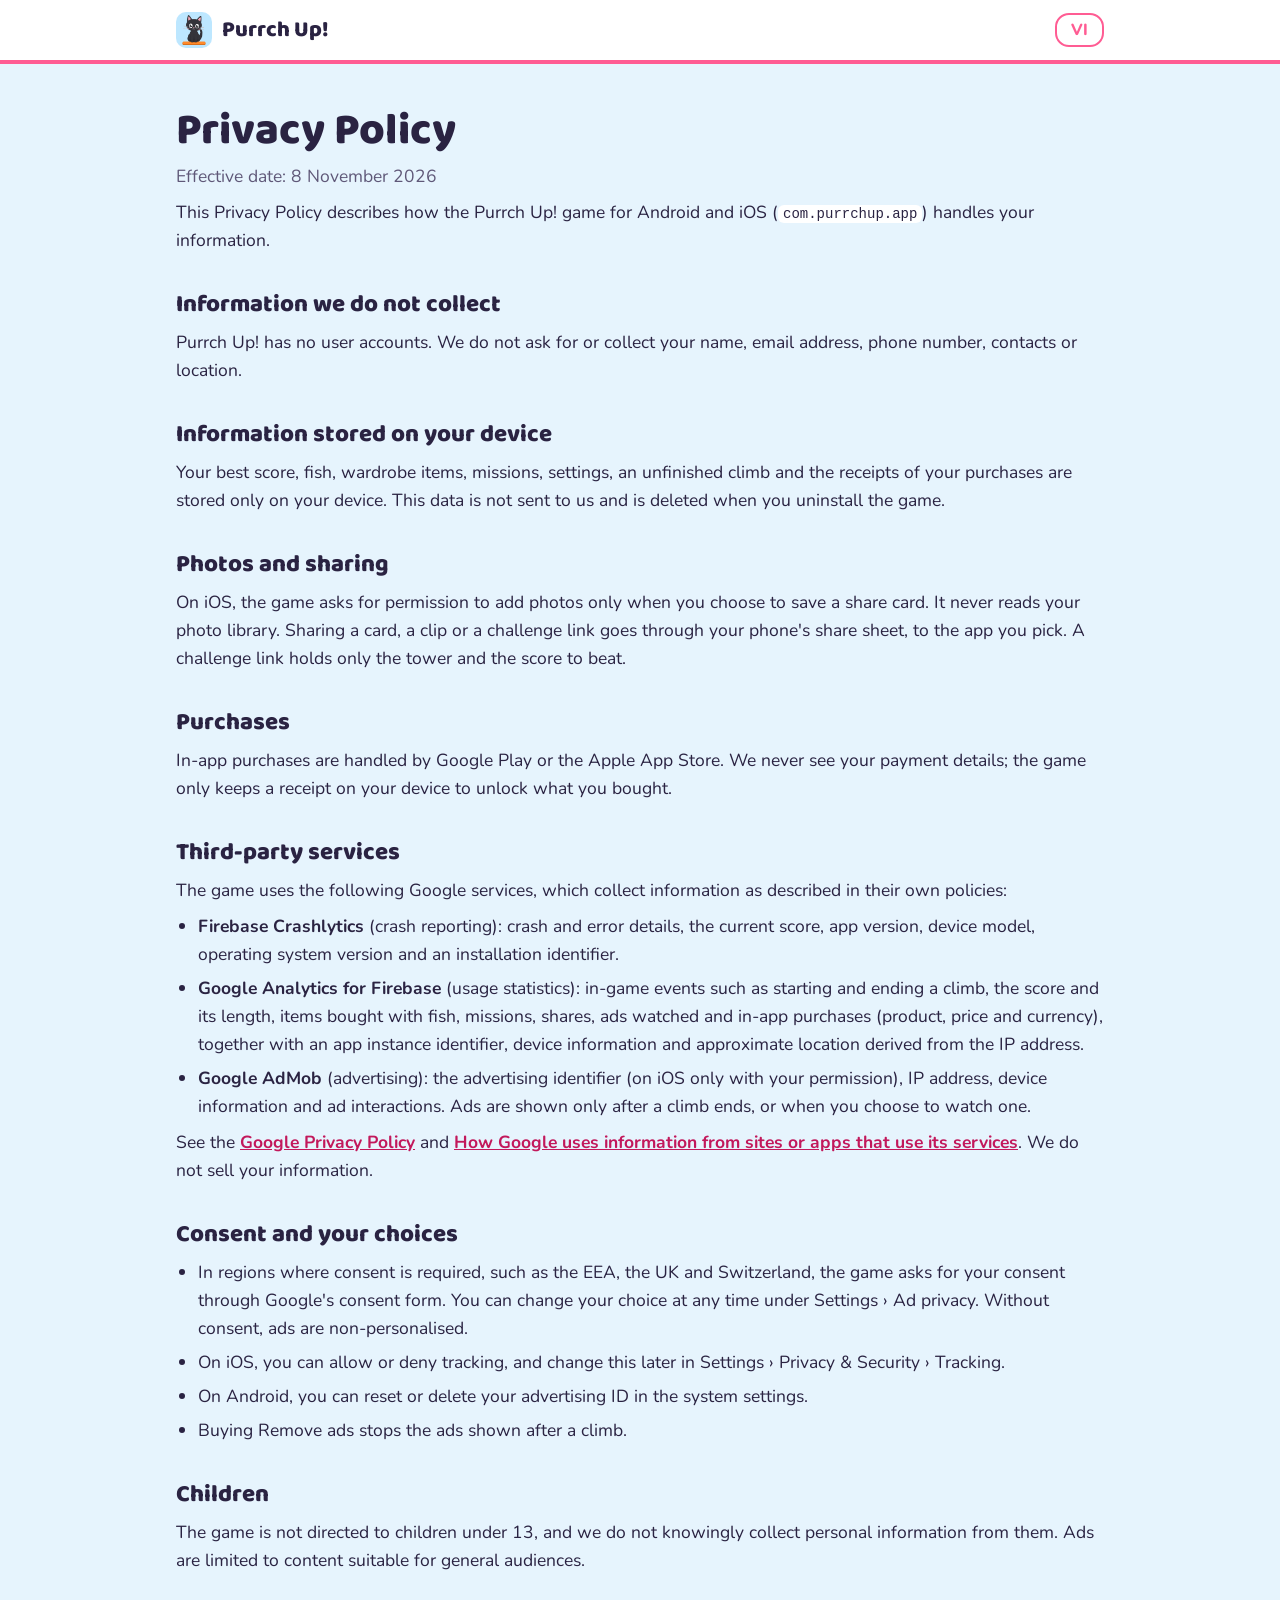
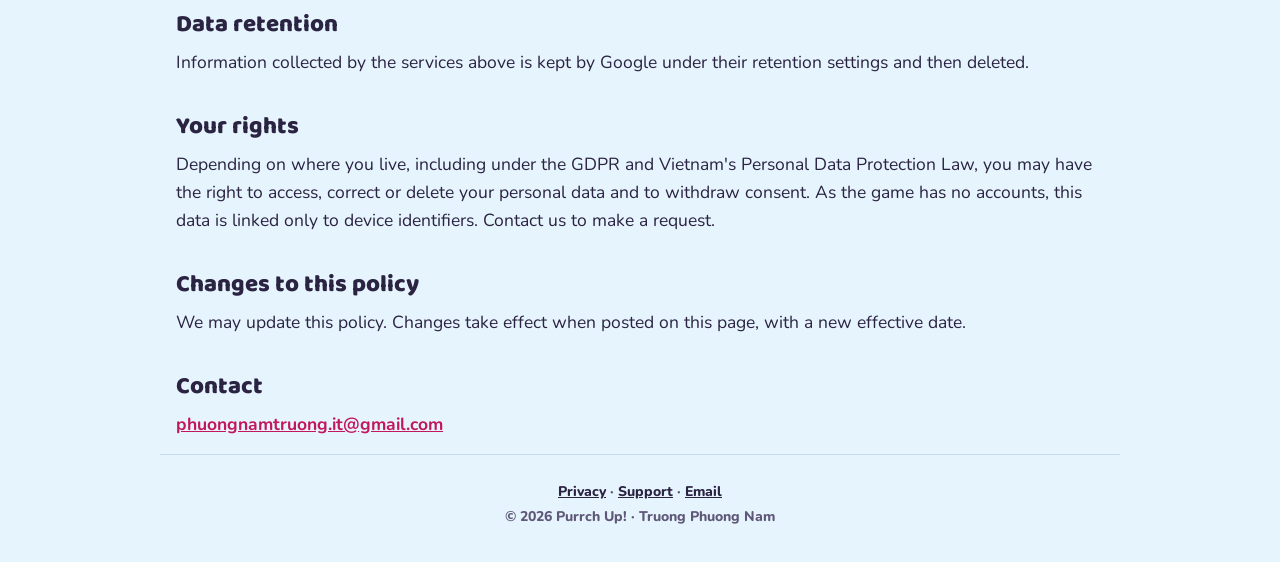
<file: privacy/index.html>
<!doctype html>
<html lang="en">
<head>
<meta charset="utf-8">
<meta name="viewport" content="width=device-width, initial-scale=1, viewport-fit=cover">
<meta name="theme-color" content="#FF5C93">
<title>Privacy policy · Purrch Up!</title>
<link rel="canonical" href="https://nanoko.app/purrchup/privacy/">
<meta name="description" content="What data Purrch Up! collects and why.">
<meta property="og:title" content="Privacy policy · Purrch Up!">
<meta property="og:description" content="What data Purrch Up! collects and why.">
<meta property="og:image" content="https://purrch-up.github.io/icon.png">
<meta property="og:url" content="https://purrch-up.github.io/privacy/">
<link rel="alternate" hreflang="en" href="https://purrch-up.github.io/privacy/">
<link rel="alternate" hreflang="vi" href="https://purrch-up.github.io/vi/privacy/">
<link rel="icon" href="/favicon.png?v=2">
<link rel="preconnect" href="https://fonts.googleapis.com">
<link rel="preconnect" href="https://fonts.gstatic.com" crossorigin>
<link href="https://fonts.googleapis.com/css2?family=Baloo+2:wght@800&family=Nunito:wght@400;700;800&display=swap" rel="stylesheet">
<link rel="stylesheet" href="/style.css?v=5">
<script>
try {
  var chosen = localStorage.getItem("purrchup-lang");
  var langs = navigator.languages || [navigator.language || ""];
  if (chosen === "vi" || (!chosen && /^vi\b/i.test(langs[0] || ""))) {
    location.replace("/vi" + location.pathname + location.search + location.hash);
  }
} catch (e) {}
</script>
</head>
<body class="doc">
<header class="bar"><div class="bar-in">
<a class="brand" href="/"><img src="/icon.png?v=2" alt="" width="36" height="36"><span>Purrch Up!</span></a>
<a class="lang" href="/vi/privacy/" hreflang="vi" lang="vi">VI</a>
</div></header>
<main class="page">
<h1>Privacy Policy</h1>
<p class="muted">Effective date: 8 November 2026</p>
<p>This Privacy Policy describes how the Purrch Up! game for Android and iOS (<code>com.purrchup.app</code>) handles your information.</p>

<h2>Information we do not collect</h2>
<p>Purrch Up! has no user accounts. We do not ask for or collect your name, email address, phone number, contacts or location.</p>

<h2>Information stored on your device</h2>
<p>Your best score, fish, wardrobe items, missions, settings, an unfinished climb and the receipts of your purchases are stored only on your device. This data is not sent to us and is deleted when you uninstall the game.</p>

<h2>Photos and sharing</h2>
<p>On iOS, the game asks for permission to add photos only when you choose to save a share card. It never reads your photo library. Sharing a card, a clip or a challenge link goes through your phone's share sheet, to the app you pick. A challenge link holds only the tower and the score to beat.</p>

<h2>Purchases</h2>
<p>In-app purchases are handled by Google Play or the Apple App Store. We never see your payment details; the game only keeps a receipt on your device to unlock what you bought.</p>

<h2>Third-party services</h2>
<p>The game uses the following Google services, which collect information as described in their own policies:</p>
<ul>
<li><strong>Firebase Crashlytics</strong> (crash reporting): crash and error details, the current score, app version, device model, operating system version and an installation identifier.</li>
<li><strong>Google Analytics for Firebase</strong> (usage statistics): in-game events such as starting and ending a climb, the score and its length, items bought with fish, missions, shares, ads watched and in-app purchases (product, price and currency), together with an app instance identifier, device information and approximate location derived from the IP address.</li>
<li><strong>Google AdMob</strong> (advertising): the advertising identifier (on iOS only with your permission), IP address, device information and ad interactions. Ads are shown only after a climb ends, or when you choose to watch one.</li>
</ul>
<p>See the <a href="https://policies.google.com/privacy">Google Privacy Policy</a> and <a href="https://policies.google.com/technologies/partner-sites">How Google uses information from sites or apps that use its services</a>. We do not sell your information.</p>

<h2>Consent and your choices</h2>
<ul>
<li>In regions where consent is required, such as the EEA, the UK and Switzerland, the game asks for your consent through Google's consent form. You can change your choice at any time under Settings &rsaquo; Ad privacy. Without consent, ads are non-personalised.</li>
<li>On iOS, you can allow or deny tracking, and change this later in Settings &rsaquo; Privacy &amp; Security &rsaquo; Tracking.</li>
<li>On Android, you can reset or delete your advertising ID in the system settings.</li>
<li>Buying Remove ads stops the ads shown after a climb.</li>
</ul>

<h2>Children</h2>
<p>The game is not directed to children under 13, and we do not knowingly collect personal information from them. Ads are limited to content suitable for general audiences.</p>

<h2>Data retention</h2>
<p>Information collected by the services above is kept by Google under their retention settings and then deleted.</p>

<h2>Your rights</h2>
<p>Depending on where you live, including under the GDPR and Vietnam's Personal Data Protection Law, you may have the right to access, correct or delete your personal data and to withdraw consent. As the game has no accounts, this data is linked only to device identifiers. Contact us to make a request.</p>

<h2>Changes to this policy</h2>
<p>We may update this policy. Changes take effect when posted on this page, with a new effective date.</p>

<h2>Contact</h2>
<p><a href="mailto:phuongnamtruong.it@gmail.com">phuongnamtruong.it@gmail.com</a></p>
</main>
<footer class="foot">
<div><a href="/privacy/">Privacy</a> · <a href="/support/">Support</a> · <a href="mailto:phuongnamtruong.it@gmail.com">Email</a></div>
<div>© 2026 Purrch Up! · Truong Phuong Nam</div>
</footer>
<script>
document.querySelector(".bar .lang").addEventListener("click", function (e) {
  try { localStorage.setItem("purrchup-lang", e.currentTarget.getAttribute("hreflang")); } catch (err) {}
});
</script>
</body>
</html>
</file>
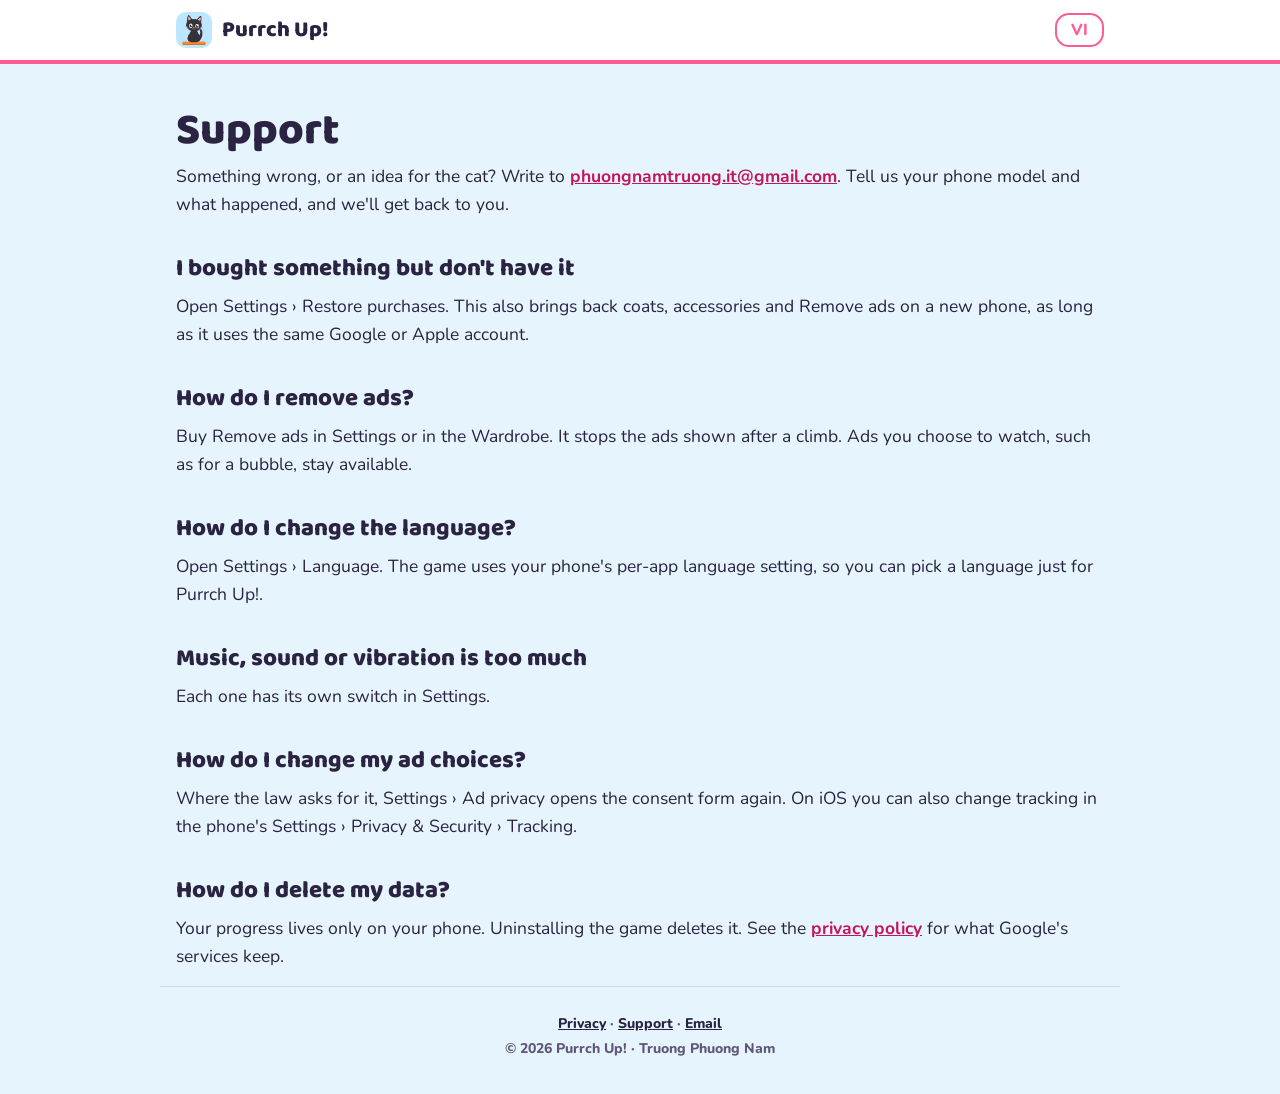
<file: support/index.html>
<!doctype html>
<html lang="en">
<head>
<meta charset="utf-8">
<meta name="viewport" content="width=device-width, initial-scale=1, viewport-fit=cover">
<meta name="theme-color" content="#FF5C93">
<title>Support · Purrch Up!</title>
<link rel="canonical" href="https://nanoko.app/purrchup/support/">
<meta name="description" content="Help with Purrch Up!: purchases, ads, language and contact.">
<meta property="og:title" content="Support · Purrch Up!">
<meta property="og:description" content="Help with Purrch Up!: purchases, ads, language and contact.">
<meta property="og:image" content="https://purrch-up.github.io/icon.png">
<meta property="og:url" content="https://purrch-up.github.io/support/">
<link rel="alternate" hreflang="en" href="https://purrch-up.github.io/support/">
<link rel="alternate" hreflang="vi" href="https://purrch-up.github.io/vi/support/">
<link rel="icon" href="/favicon.png?v=2">
<link rel="preconnect" href="https://fonts.googleapis.com">
<link rel="preconnect" href="https://fonts.gstatic.com" crossorigin>
<link href="https://fonts.googleapis.com/css2?family=Baloo+2:wght@800&family=Nunito:wght@400;700;800&display=swap" rel="stylesheet">
<link rel="stylesheet" href="/style.css?v=5">
<script>
try {
  var chosen = localStorage.getItem("purrchup-lang");
  var langs = navigator.languages || [navigator.language || ""];
  if (chosen === "vi" || (!chosen && /^vi\b/i.test(langs[0] || ""))) {
    location.replace("/vi" + location.pathname + location.search + location.hash);
  }
} catch (e) {}
</script>
</head>
<body class="doc">
<header class="bar"><div class="bar-in">
<a class="brand" href="/"><img src="/icon.png?v=2" alt="" width="36" height="36"><span>Purrch Up!</span></a>
<a class="lang" href="/vi/support/" hreflang="vi" lang="vi">VI</a>
</div></header>
<main class="page">
<h1>Support</h1>
<p>Something wrong, or an idea for the cat? Write to <a href="mailto:phuongnamtruong.it@gmail.com">phuongnamtruong.it@gmail.com</a>. Tell us your phone model and what happened, and we'll get back to you.</p>

<h2>I bought something but don't have it</h2>
<p>Open Settings &rsaquo; Restore purchases. This also brings back coats, accessories and Remove ads on a new phone, as long as it uses the same Google or Apple account.</p>

<h2>How do I remove ads?</h2>
<p>Buy Remove ads in Settings or in the Wardrobe. It stops the ads shown after a climb. Ads you choose to watch, such as for a bubble, stay available.</p>

<h2>How do I change the language?</h2>
<p>Open Settings &rsaquo; Language. The game uses your phone's per-app language setting, so you can pick a language just for Purrch Up!.</p>

<h2>Music, sound or vibration is too much</h2>
<p>Each one has its own switch in Settings.</p>

<h2>How do I change my ad choices?</h2>
<p>Where the law asks for it, Settings &rsaquo; Ad privacy opens the consent form again. On iOS you can also change tracking in the phone's Settings &rsaquo; Privacy &amp; Security &rsaquo; Tracking.</p>

<h2>How do I delete my data?</h2>
<p>Your progress lives only on your phone. Uninstalling the game deletes it. See the <a href="../privacy/">privacy policy</a> for what Google's services keep.</p>
</main>
<footer class="foot">
<div><a href="/privacy/">Privacy</a> · <a href="/support/">Support</a> · <a href="mailto:phuongnamtruong.it@gmail.com">Email</a></div>
<div>© 2026 Purrch Up! · Truong Phuong Nam</div>
</footer>
<script>
document.querySelector(".bar .lang").addEventListener("click", function (e) {
  try { localStorage.setItem("purrchup-lang", e.currentTarget.getAttribute("hreflang")); } catch (err) {}
});
</script>
</body>
</html>
</file>
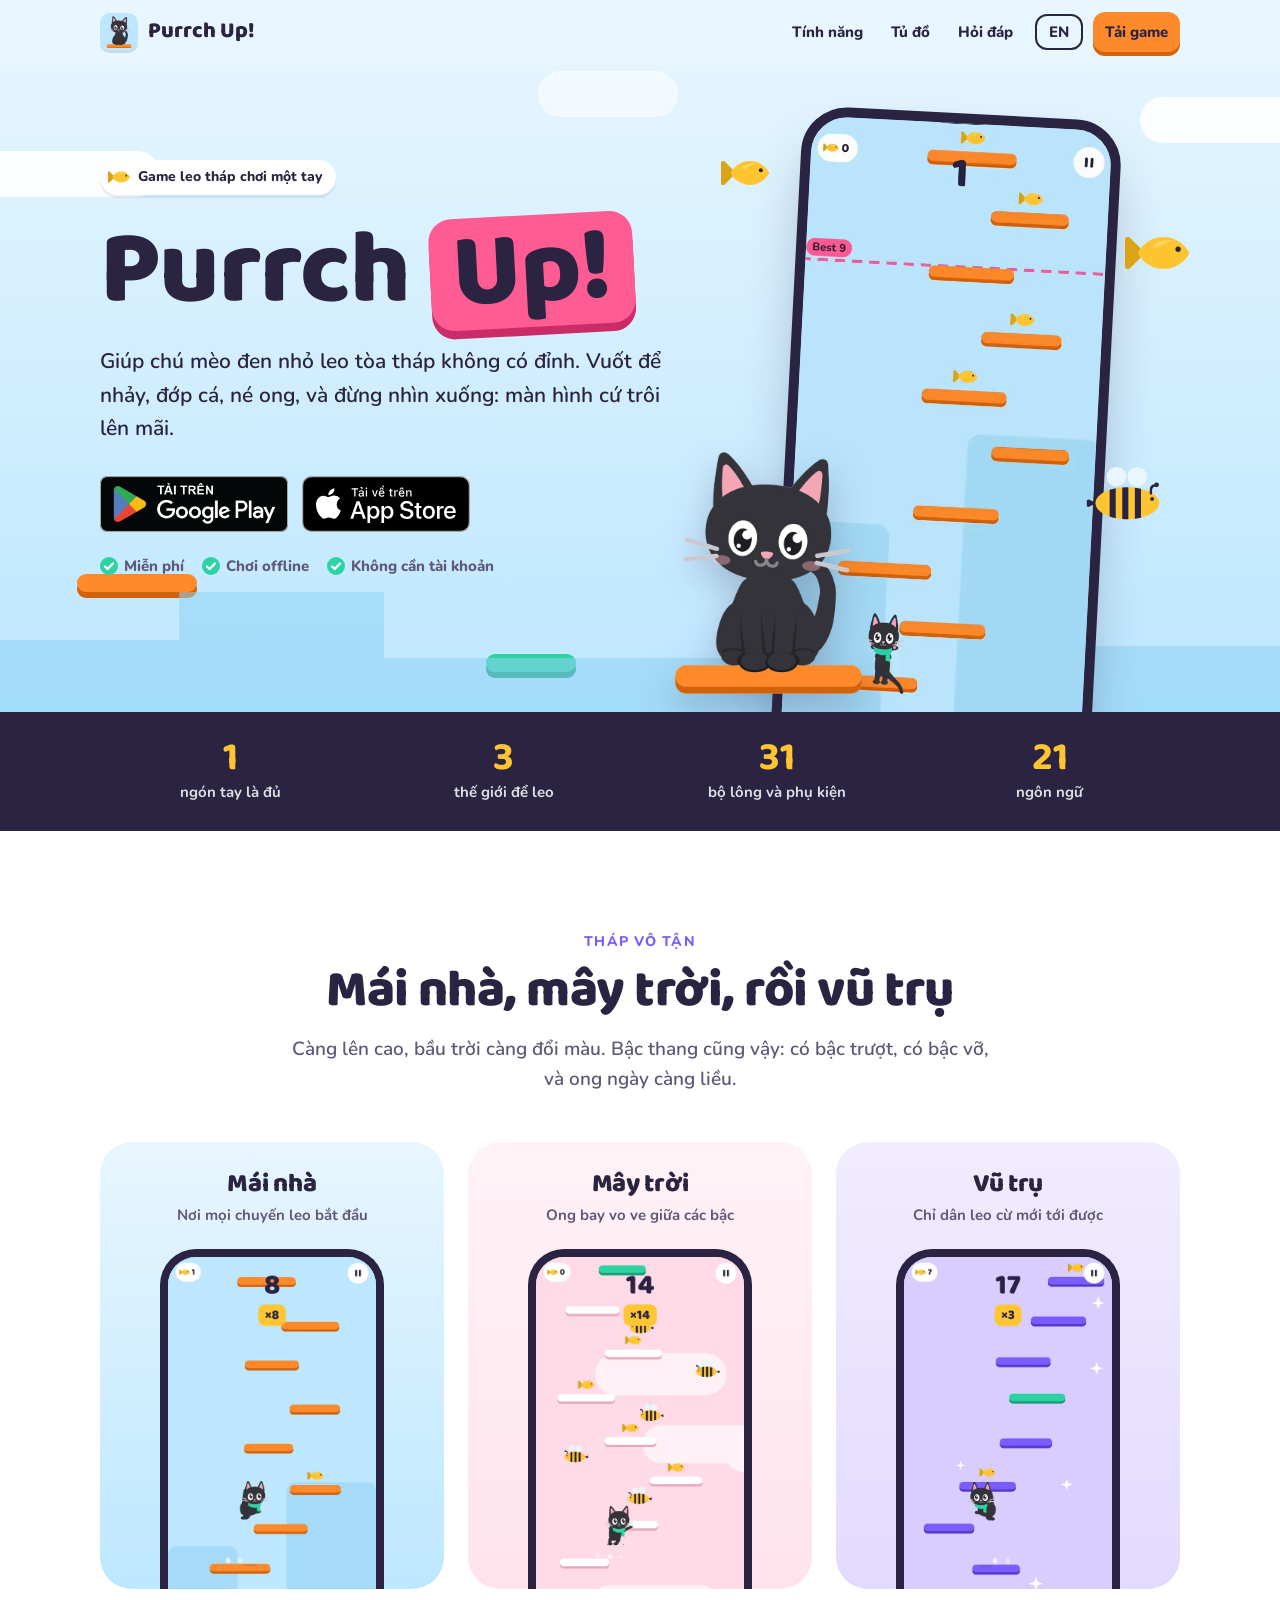
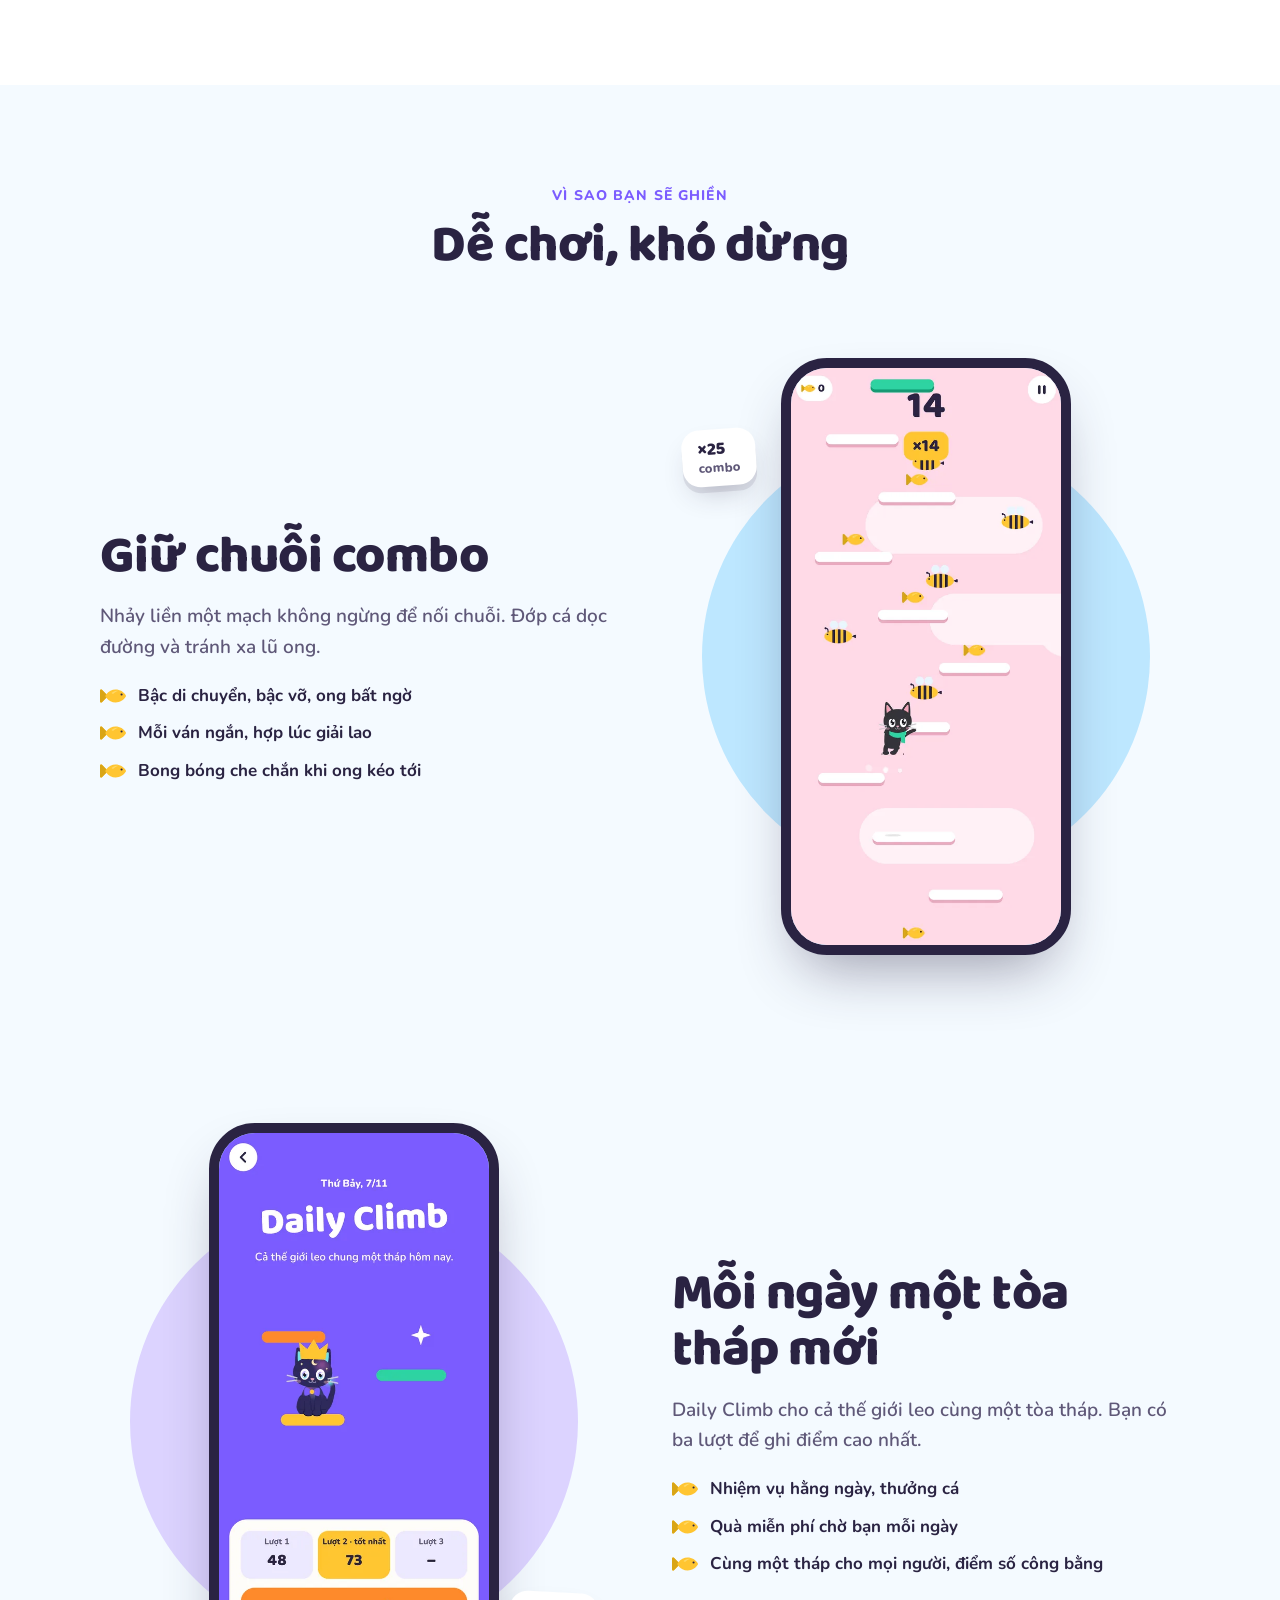
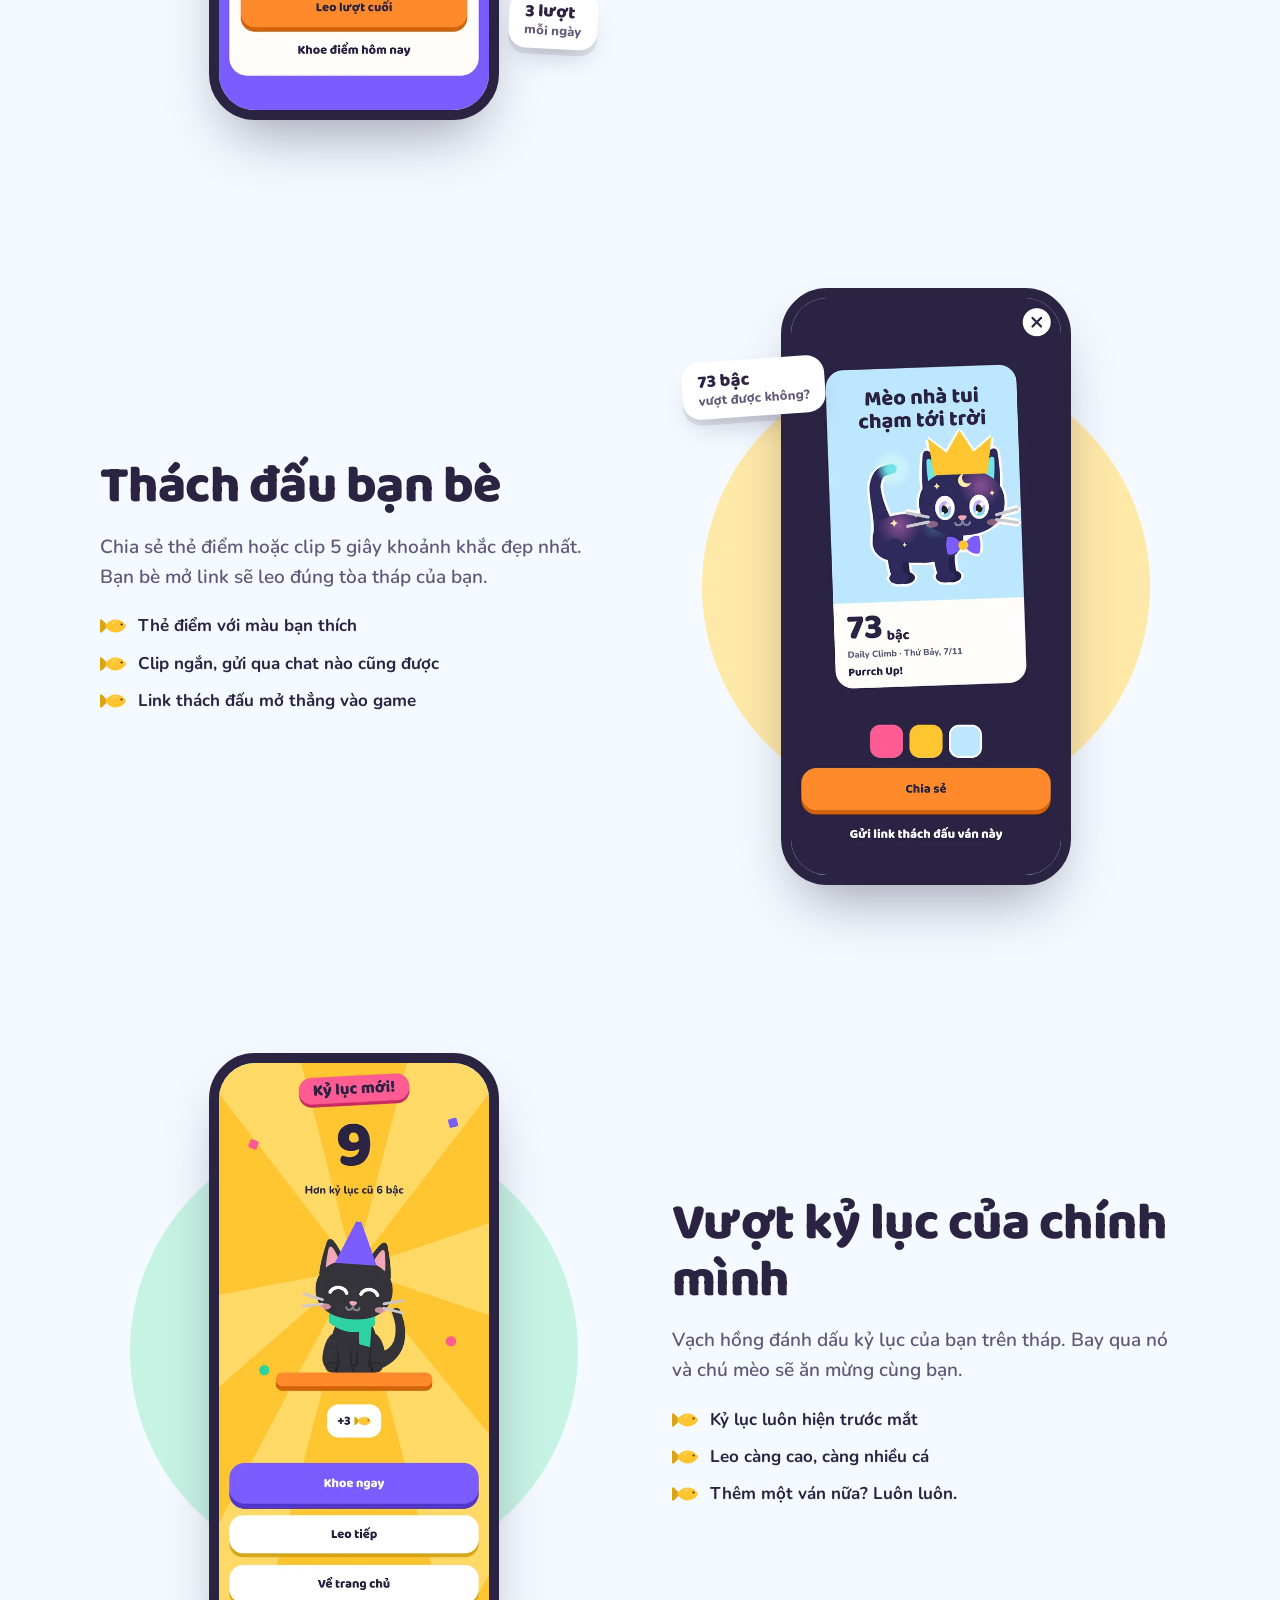
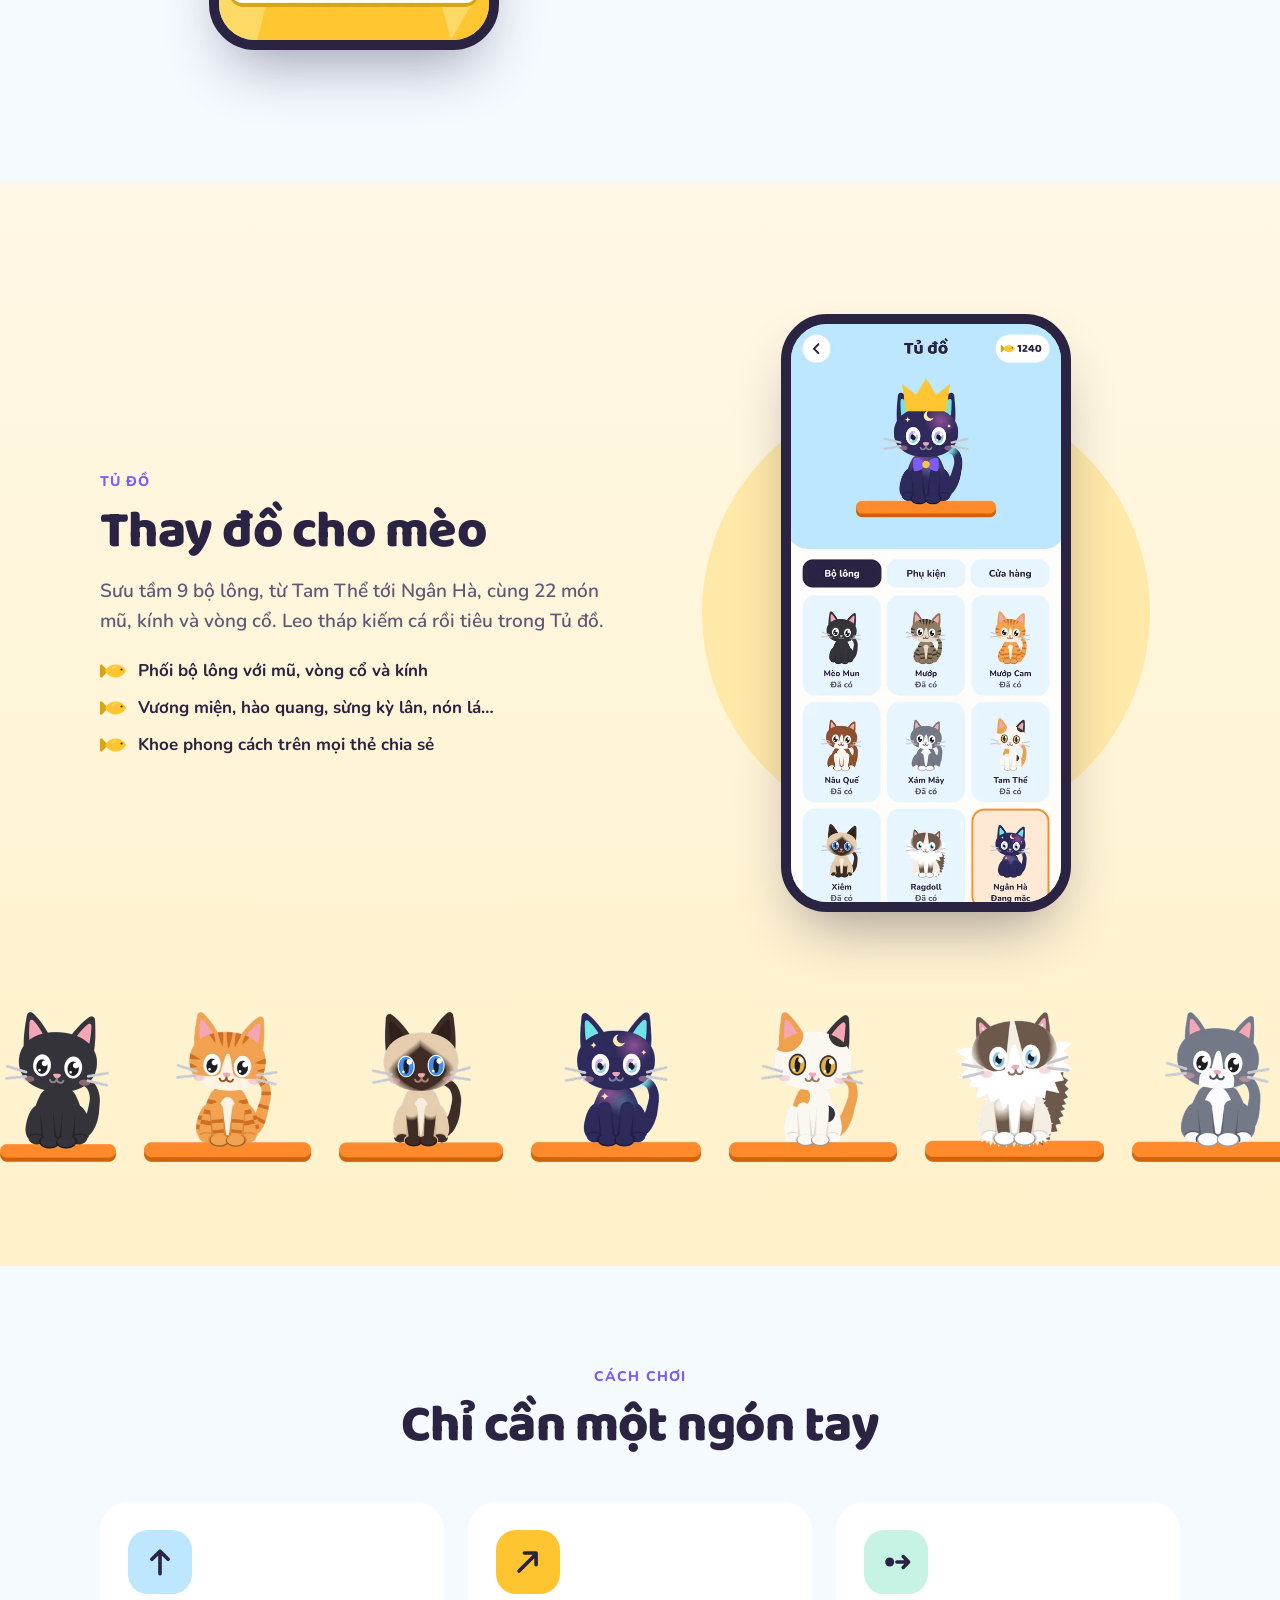
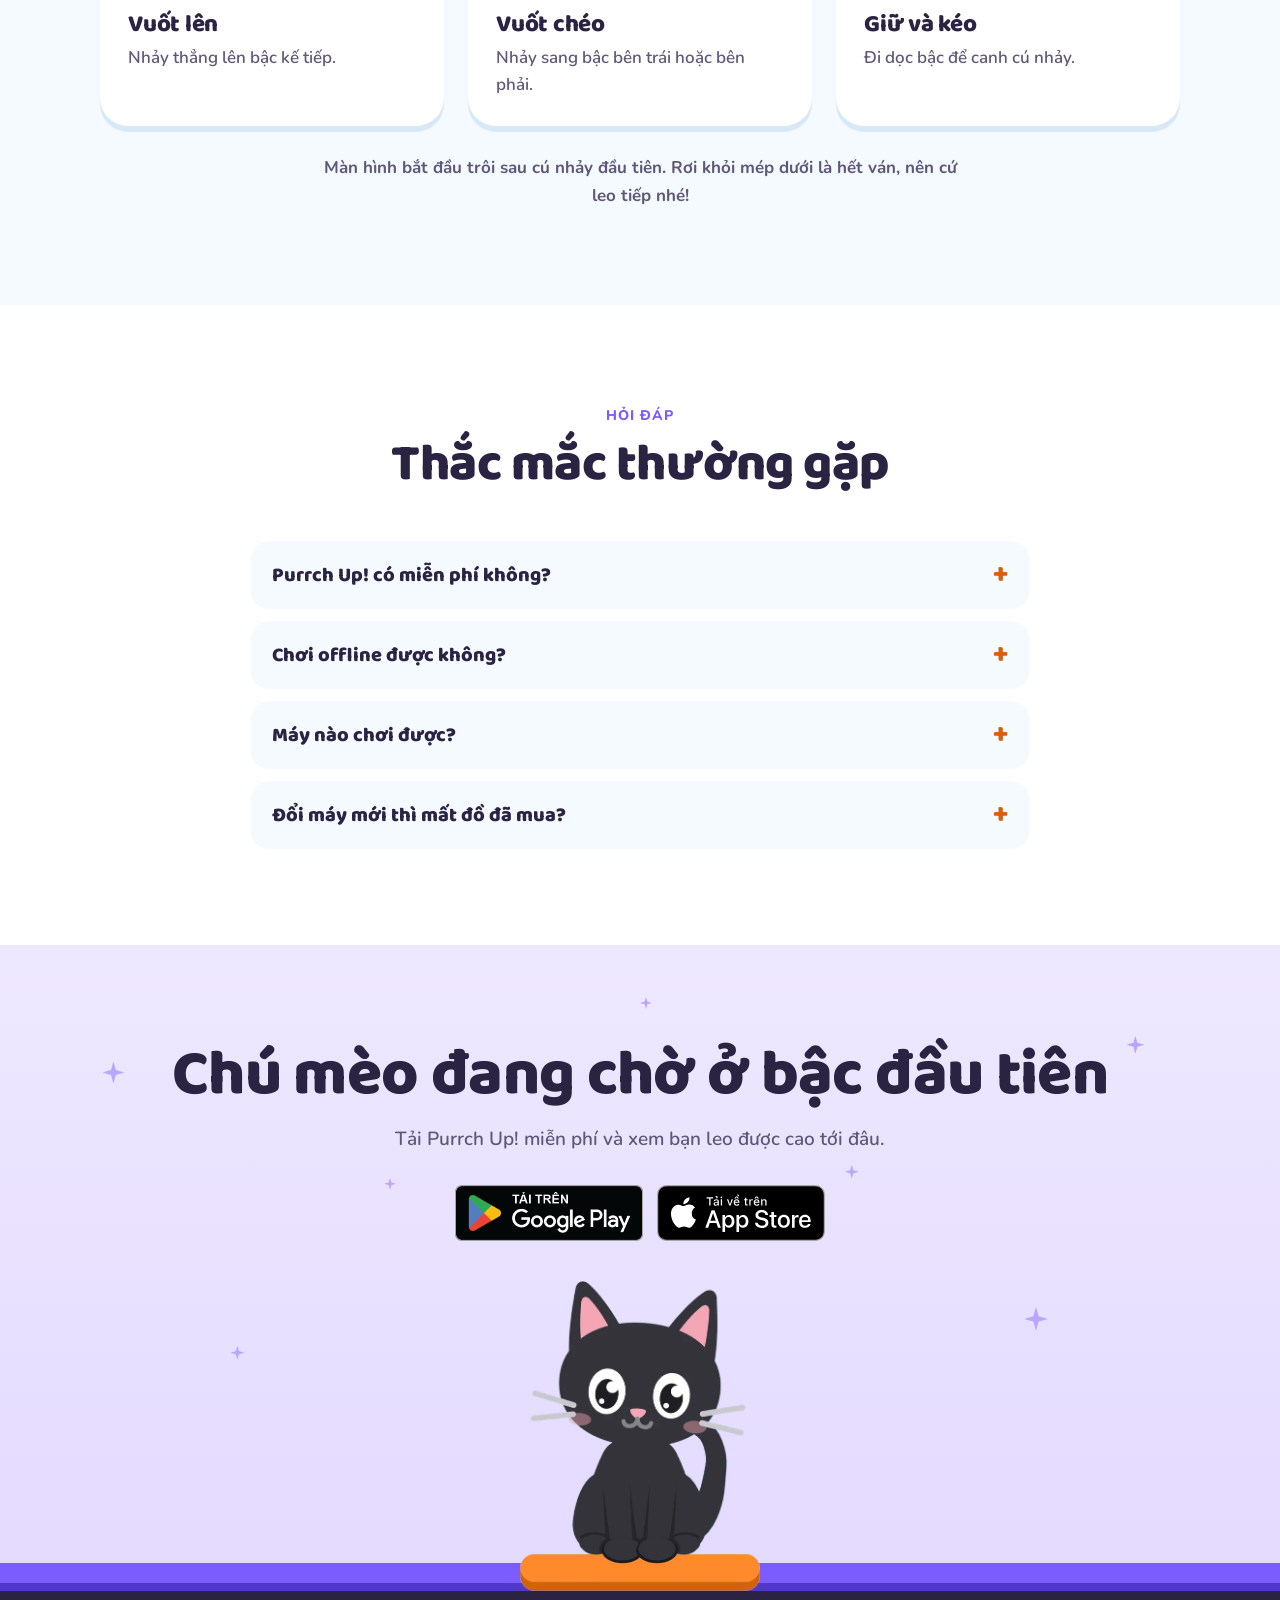
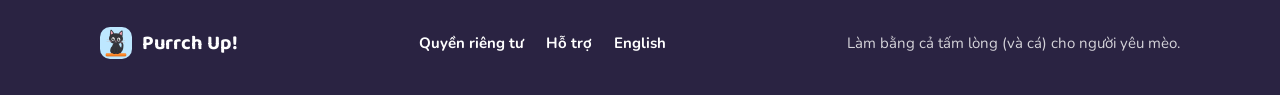
<file: vi/index.html>
<!doctype html>
<html lang="vi">
<head>
<meta charset="utf-8">
<meta name="viewport" content="width=device-width, initial-scale=1, viewport-fit=cover">
<meta name="theme-color" content="#E8F6FF">
<meta name="apple-itunes-app" content="app-id=6830927273">
<title>Purrch Up! Game mèo leo tháp vô tận</title>
<meta name="description" content="Giúp chú mèo đen leo tòa tháp vô tận. Vuốt để nhảy, ăn cá, né ong và thay đồ cho mèo. Miễn phí trên Android và iPhone.">
<link rel="canonical" href="https://nanoko.app/purrchup/vi/">
<link rel="alternate" hreflang="en" href="https://purrch-up.github.io/">
<link rel="alternate" hreflang="vi" href="https://purrch-up.github.io/vi/">
<link rel="alternate" hreflang="x-default" href="https://purrch-up.github.io/">
<meta property="og:type" content="website">
<meta property="og:site_name" content="Purrch Up!">
<meta property="og:locale" content="vi_VN">
<meta property="og:url" content="https://purrch-up.github.io/vi/">
<meta property="og:title" content="Purrch Up! Game mèo leo tháp vô tận">
<meta property="og:description" content="Giúp chú mèo đen leo tòa tháp vô tận. Vuốt để nhảy, ăn cá, né ong và thay đồ cho mèo. Miễn phí trên Android và iPhone.">
<meta property="og:image" content="https://purrch-up.github.io/img/vi/og.jpg">
<meta property="og:image:width" content="1024">
<meta property="og:image:height" content="500">
<meta name="twitter:card" content="summary_large_image">
<link rel="icon" href="/favicon.png?v=2">
<link rel="apple-touch-icon" href="/icon.png?v=2">
<link rel="preconnect" href="https://fonts.googleapis.com">
<link rel="preconnect" href="https://fonts.gstatic.com" crossorigin>
<link href="https://fonts.googleapis.com/css2?family=Baloo+2:wght@800&family=Nunito:wght@600;700;800&display=swap" rel="stylesheet">
<link rel="stylesheet" href="/home.css?v=4">
<script type="application/ld+json">{"@context":"https://schema.org","@type":"MobileApplication","name":"Purrch Up!","applicationCategory":"GameApplication","operatingSystem":"Android, iOS","url":"https://purrch-up.github.io/vi/","image":"https://purrch-up.github.io/icon.png","description":"Giúp chú mèo đen leo tòa tháp vô tận. Vuốt để nhảy, ăn cá, né ong và thay đồ cho mèo. Miễn phí trên Android và iPhone.","inLanguage":"vi","applicationSubCategory":"Arcade","installUrl":["https://play.google.com/store/apps/details?id=com.purrchup.app","https://apps.apple.com/app/id6830927273"],"sameAs":["https://play.google.com/store/apps/details?id=com.purrchup.app","https://apps.apple.com/app/id6830927273"],"offers":{"@type":"Offer","price":"0","priceCurrency":"USD"}}</script>
</head>
<body>
<a class="skip" href="#main">Bỏ qua, tới nội dung</a>
<header class="top" id="top"><div class="wrap">
<a class="brand" href="/vi/"><img src="/icon.png?v=2" alt="" width="38" height="38"><span>Purrch Up!</span></a>
<nav class="nav" aria-label="Main">
<a class="hide-s" href="#features">Tính năng</a>
<a class="hide-s" href="#wardrobe">Tủ đồ</a>
<a class="hide-s" href="#faq">Hỏi đáp</a>
<a class="lang" href="/" hreflang="en" lang="en" data-lang="en">EN</a>
<a class="get" href="#get">Tải game</a>
</nav>
</div></header>

<main id="main">
<section class="hero">
<span class="cloud c1"></span><span class="cloud c2"></span><span class="cloud c3"></span>
<span class="step s1"></span><span class="step s2"></span><span class="roofs"></span>
<div class="wrap">
<div class="hero-text">
<span class="eyebrow"><img src="/img/fish.svg" alt="" width="22" height="22">Game leo tháp chơi một tay</span>
<h1>Purrch <span class="up">Up!</span></h1>
<p class="lead">Giúp chú mèo đen nhỏ leo tòa tháp không có đỉnh. Vuốt để nhảy, đớp cá, né ong, và đừng nhìn xuống: màn hình cứ trôi lên mãi.</p>
<div class="badges"><a href="https://play.google.com/store/apps/details?id=com.purrchup.app" rel="noopener"><img class="gp" src="/img/vi/badge-google-play.png" alt="Tải trên Google Play" width="188" height="56"></a><a href="https://apps.apple.com/app/id6830927273" rel="noopener"><img class="as" src="/img/vi/badge-app-store.svg" alt="Tải về trên App Store" width="168" height="56"></a></div>
<ul class="facts"><li>Miễn phí</li><li>Chơi offline</li><li>Không cần tài khoản</li></ul>
</div>
<div class="hero-art">
<img class="float f2" src="/img/fish.svg" alt="" width="48" height="48">
<img class="float f1" src="/img/fish.svg" alt="" width="64" height="64">
<img class="float b1" src="/img/bee.svg" alt="" width="76" height="76">
<img class="hero-cat" src="/img/cat.webp" alt="" width="495" height="640">
<div class="phone"><video src="/img/play.mp4?v=2" poster="/img/play-poster.webp?v=2" autoplay muted loop playsinline preload="auto" aria-label="Gameplay: mèo nhảy từ bậc này sang bậc khác, né ong và ăn cá"></video></div>
</div>
</div>
</section>

<div class="stats"><div class="wrap"><ul><li><b>1</b><span>ngón tay là đủ</span></li><li><b>3</b><span>thế giới để leo</span></li><li><b>31</b><span>bộ lông và phụ kiện</span></li><li><b>21</b><span>ngôn ngữ</span></li></ul></div></div>

<section class="sec worlds" id="worlds">
<div class="wrap">
<div class="head reveal"><span class="kicker">Tháp vô tận</span><h2>Mái nhà, mây trời, rồi vũ trụ</h2><p>Càng lên cao, bầu trời càng đổi màu. Bậc thang cũng vậy: có bậc trượt, có bậc vỡ, và ong ngày càng liều.</p></div>
<div class="world-grid"><div class="world w-roof reveal"><h3>Mái nhà</h3><p>Nơi mọi chuyến leo bắt đầu</p><div class="phone"><img src="/img/roof.webp" alt="" width="540" height="1112" loading="lazy"></div></div><div class="world w-cloud reveal"><h3>Mây trời</h3><p>Ong bay vo ve giữa các bậc</p><div class="phone"><img src="/img/bee.webp" alt="" width="540" height="1112" loading="lazy"></div></div><div class="world w-space reveal"><h3>Vũ trụ</h3><p>Chỉ dân leo cừ mới tới được</p><div class="phone"><img src="/img/space.webp" alt="" width="540" height="1112" loading="lazy"></div></div></div>
</div>
</section>

<section class="sec" id="features">
<div class="wrap">
<div class="head reveal"><span class="kicker">Vì sao bạn sẽ ghiền</span><h2>Dễ chơi, khó dừng</h2></div>
<div class="rows">
<div class="row reveal">
<div class="row-text"><h2>Giữ chuỗi combo</h2><p>Nhảy liền một mạch không ngừng để nối chuỗi. Đớp cá dọc đường và tránh xa lũ ong.</p><ul><li><img src="/img/fish.svg" alt="" width="26" height="26">Bậc di chuyển, bậc vỡ, ong bất ngờ</li><li><img src="/img/fish.svg" alt="" width="26" height="26">Mỗi ván ngắn, hợp lúc giải lao</li><li><img src="/img/fish.svg" alt="" width="26" height="26">Bong bóng che chắn khi ong kéo tới</li></ul></div>
<div class="row-art"><div class="blob sky"></div><div class="tag tl" aria-hidden="true">×25<small>combo</small></div><div class="phone"><img src="/img/bee.webp" alt="" width="540" height="1112" loading="lazy"></div></div>
</div>
<div class="row reveal">
<div class="row-text"><h2>Mỗi ngày một tòa tháp mới</h2><p>Daily Climb cho cả thế giới leo cùng một tòa tháp. Bạn có ba lượt để ghi điểm cao nhất.</p><ul><li><img src="/img/fish.svg" alt="" width="26" height="26">Nhiệm vụ hằng ngày, thưởng cá</li><li><img src="/img/fish.svg" alt="" width="26" height="26">Quà miễn phí chờ bạn mỗi ngày</li><li><img src="/img/fish.svg" alt="" width="26" height="26">Cùng một tháp cho mọi người, điểm số công bằng</li></ul></div>
<div class="row-art"><div class="blob grape"></div><div class="tag br" aria-hidden="true">3 lượt<small>mỗi ngày</small></div><div class="phone"><img src="/img/vi/daily.webp" alt="" width="540" height="1112" loading="lazy"></div></div>
</div>
<div class="row reveal">
<div class="row-text"><h2>Thách đấu bạn bè</h2><p>Chia sẻ thẻ điểm hoặc clip 5 giây khoảnh khắc đẹp nhất. Bạn bè mở link sẽ leo đúng tòa tháp của bạn.</p><ul><li><img src="/img/fish.svg" alt="" width="26" height="26">Thẻ điểm với màu bạn thích</li><li><img src="/img/fish.svg" alt="" width="26" height="26">Clip ngắn, gửi qua chat nào cũng được</li><li><img src="/img/fish.svg" alt="" width="26" height="26">Link thách đấu mở thẳng vào game</li></ul></div>
<div class="row-art"><div class="blob fish"></div><div class="tag tl" aria-hidden="true">73 bậc<small>vượt được không?</small></div><div class="phone"><img src="/img/vi/share.webp" alt="" width="540" height="1112" loading="lazy"></div></div>
</div>
<div class="row reveal">
<div class="row-text"><h2>Vượt kỷ lục của chính mình</h2><p>Vạch hồng đánh dấu kỷ lục của bạn trên tháp. Bay qua nó và chú mèo sẽ ăn mừng cùng bạn.</p><ul><li><img src="/img/fish.svg" alt="" width="26" height="26">Kỷ lục luôn hiện trước mắt</li><li><img src="/img/fish.svg" alt="" width="26" height="26">Leo càng cao, càng nhiều cá</li><li><img src="/img/fish.svg" alt="" width="26" height="26">Thêm một ván nữa? Luôn luôn.</li></ul></div>
<div class="row-art"><div class="blob mint"></div><div class="phone"><img src="/img/vi/record.webp" alt="" width="540" height="1112" loading="lazy"></div></div>
</div>
</div>
</div>
</section>

<section class="sec wardrobe" id="wardrobe">
<div class="wrap">
<div class="row reveal">
<div class="row-text"><span class="kicker">Tủ đồ</span><h2>Thay đồ cho mèo</h2><p>Sưu tầm 9 bộ lông, từ Tam Thể tới Ngân Hà, cùng 22 món mũ, kính và vòng cổ. Leo tháp kiếm cá rồi tiêu trong Tủ đồ.</p><ul><li><img src="/img/fish.svg" alt="" width="26" height="26">Phối bộ lông với mũ, vòng cổ và kính</li><li><img src="/img/fish.svg" alt="" width="26" height="26">Vương miện, hào quang, sừng kỳ lân, nón lá…</li><li><img src="/img/fish.svg" alt="" width="26" height="26">Khoe phong cách trên mọi thẻ chia sẻ</li></ul></div>
<div class="row-art"><div class="blob fish"></div><div class="phone"><img src="/img/vi/wardrobe.webp" alt="" width="540" height="1112" loading="lazy"></div></div>
</div>
</div>
<div class="parade-wrap"><div class="parade"><img src="/img/coats/midnight.webp" alt="Mèo Mun" title="Mèo Mun" height="150" loading="lazy"><img src="/img/coats/orange_tabby.webp" alt="Mướp Cam" title="Mướp Cam" height="150" loading="lazy"><img src="/img/coats/siamese.webp" alt="Xiêm" title="Xiêm" height="150" loading="lazy"><img src="/img/coats/galaxy.webp" alt="Ngân Hà" title="Ngân Hà" height="150" loading="lazy"><img src="/img/coats/calico.webp" alt="Tam Thể" title="Tam Thể" height="150" loading="lazy"><img src="/img/coats/ragdoll.webp" alt="Ragdoll" title="Ragdoll" height="150" loading="lazy"><img src="/img/coats/cloud_grey.webp" alt="Xám Mây" title="Xám Mây" height="150" loading="lazy"><img src="/img/coats/cinnamon.webp" alt="Nâu Quế" title="Nâu Quế" height="150" loading="lazy"><img src="/img/coats/halo.webp" alt="Hào Quang" title="Hào Quang" height="150" loading="lazy"><img src="/img/coats/unicorn_horn.webp" alt="Sừng Kỳ Lân" title="Sừng Kỳ Lân" height="150" loading="lazy"><span class="dup" aria-hidden="true" style="display:contents"><img src="/img/coats/midnight.webp" alt="" height="150" loading="lazy"><img src="/img/coats/orange_tabby.webp" alt="" height="150" loading="lazy"><img src="/img/coats/siamese.webp" alt="" height="150" loading="lazy"><img src="/img/coats/galaxy.webp" alt="" height="150" loading="lazy"><img src="/img/coats/calico.webp" alt="" height="150" loading="lazy"><img src="/img/coats/ragdoll.webp" alt="" height="150" loading="lazy"><img src="/img/coats/cloud_grey.webp" alt="" height="150" loading="lazy"><img src="/img/coats/cinnamon.webp" alt="" height="150" loading="lazy"><img src="/img/coats/halo.webp" alt="" height="150" loading="lazy"><img src="/img/coats/unicorn_horn.webp" alt="" height="150" loading="lazy"></span></div></div>
</section>

<section class="sec" id="how">
<div class="wrap">
<div class="head reveal"><span class="kicker">Cách chơi</span><h2>Chỉ cần một ngón tay</h2></div>
<div class="how-grid"><div class="how reveal"><div class="ico" style="background:var(--sky)"><svg viewBox="0 0 40 40" width="36" height="36" aria-hidden="true"><path d="M20 33V9M11 17l9-9 9 9" fill="none" stroke="#2A2342" stroke-width="4" stroke-linecap="round" stroke-linejoin="round"/></svg></div><h3>Vuốt lên</h3><p>Nhảy thẳng lên bậc kế tiếp.</p></div><div class="how reveal"><div class="ico" style="background:var(--fish)"><svg viewBox="0 0 40 40" width="36" height="36" aria-hidden="true"><path d="M10 30L29 11M16 10h13v13" fill="none" stroke="#2A2342" stroke-width="4" stroke-linecap="round" stroke-linejoin="round"/></svg></div><h3>Vuốt chéo</h3><p>Nhảy sang bậc bên trái hoặc bên phải.</p></div><div class="how reveal"><div class="ico" style="background:#C7F3E4"><svg viewBox="0 0 40 40" width="36" height="36" aria-hidden="true"><circle cx="13" cy="20" r="5" fill="#2A2342"/><path d="M21 20h12M28 14l6 6-6 6" fill="none" stroke="#2A2342" stroke-width="4" stroke-linecap="round" stroke-linejoin="round"/></svg></div><h3>Giữ và kéo</h3><p>Đi dọc bậc để canh cú nhảy.</p></div></div>
<p class="how-note reveal">Màn hình bắt đầu trôi sau cú nhảy đầu tiên. Rơi khỏi mép dưới là hết ván, nên cứ leo tiếp nhé!</p>
</div>
</section>

<section class="sec faq" id="faq">
<div class="wrap">
<div class="head reveal"><span class="kicker">Hỏi đáp</span><h2>Thắc mắc thường gặp</h2></div>
<div class="list"><details><summary>Purrch Up! có miễn phí không?</summary><p>Có. Game tải và chơi miễn phí. Có mua trong ứng dụng tùy chọn: gói cá, bong bóng, bộ lông, phụ kiện và gói Gỡ quảng cáo mua một lần.</p></details><details><summary>Chơi offline được không?</summary><p>Được. Leo ở đâu cũng được, không cần tài khoản hay đăng nhập. Quảng cáo và mua hàng thì cần mạng.</p></details><details><summary>Máy nào chơi được?</summary><p>Điện thoại và máy tính bảng Android (Android 7.0 trở lên), iPhone và iPad.</p></details><details><summary>Đổi máy mới thì mất đồ đã mua?</summary><p>Vào Cài đặt › Khôi phục giao dịch, dùng cùng tài khoản Google hoặc Apple. Xem thêm ở <a href="/vi/support/">trang hỗ trợ</a>.</p></details></div>
</div>
</section>

<section class="cta" id="get">
<span class="star" style="left:8%;top:18%;animation-delay:-0s;width:22px;height:22px"></span><span class="star" style="left:88%;top:14%;animation-delay:-1s;width:18px;height:18px"></span><span class="star" style="left:18%;top:62%;animation-delay:-2s;width:14px;height:14px"></span><span class="star" style="left:80%;top:56%;animation-delay:-0.5s;width:24px;height:24px"></span><span class="star" style="left:50%;top:8%;animation-delay:-1.6s;width:12px;height:12px"></span><span class="star" style="left:66%;top:34%;animation-delay:-2.4s;width:14px;height:14px"></span><span class="star" style="left:30%;top:36%;animation-delay:-0.8s;width:12px;height:12px"></span>
<div class="wrap">
<h2 class="reveal">Chú mèo đang chờ ở bậc đầu tiên</h2>
<p class="reveal">Tải Purrch Up! miễn phí và xem bạn leo được cao tới đâu.</p>
<div class="badges"><a href="https://play.google.com/store/apps/details?id=com.purrchup.app" rel="noopener"><img class="gp" src="/img/vi/badge-google-play.png" alt="Tải trên Google Play" width="188" height="56" loading="lazy"></a><a href="https://apps.apple.com/app/id6830927273" rel="noopener"><img class="as" src="/img/vi/badge-app-store.svg" alt="Tải về trên App Store" width="168" height="56" loading="lazy"></a></div>
<img class="cat" src="/img/cat.webp" alt="" width="495" height="640" loading="lazy">
</div>
<div class="cta-steps"></div>
</section>
</main>

<footer class="foot"><div class="wrap">
<a class="brand" href="/vi/"><img src="/icon.png?v=2" alt="" width="32" height="32" loading="lazy"><span>Purrch Up!</span></a>
<nav aria-label="Footer"><a href="/vi/privacy/">Quyền riêng tư</a><a href="/vi/support/">Hỗ trợ</a><a href="/" hreflang="en" data-lang="en">English</a></nav>
<p>Làm bằng cả tấm lòng (và cá) cho người yêu mèo.</p>
</div></footer>

<script>
(function () {
  var bar = document.getElementById('top');
  var onScroll = function () { bar.classList.toggle('scrolled', window.scrollY > 8); };
  onScroll(); window.addEventListener('scroll', onScroll, { passive: true });

  // Remember the language the visitor picked, so the English pages stop sending a Vietnamese phone to /vi/
  document.querySelectorAll('[data-lang]').forEach(function (a) {
    a.addEventListener('click', function () { try { localStorage.setItem('purrchup-lang', a.dataset.lang); } catch (e) {} });
  });

  var still = window.matchMedia('(prefers-reduced-motion: reduce)').matches;
  var video = document.querySelector('.hero video');
  if (still && video) { video.removeAttribute('autoplay'); video.pause(); video.controls = true; }

  var items = document.querySelectorAll('.reveal');
  if (still || !('IntersectionObserver' in window)) { items.forEach(function (el) { el.classList.add('in'); }); return; }
  var io = new IntersectionObserver(function (entries) {
    entries.forEach(function (e) { if (e.isIntersecting) { e.target.classList.add('in'); io.unobserve(e.target); } });
  }, { rootMargin: '0px 0px -8% 0px' });
  items.forEach(function (el) { io.observe(el); });
})();
</script>
</body>
</html>
</file>
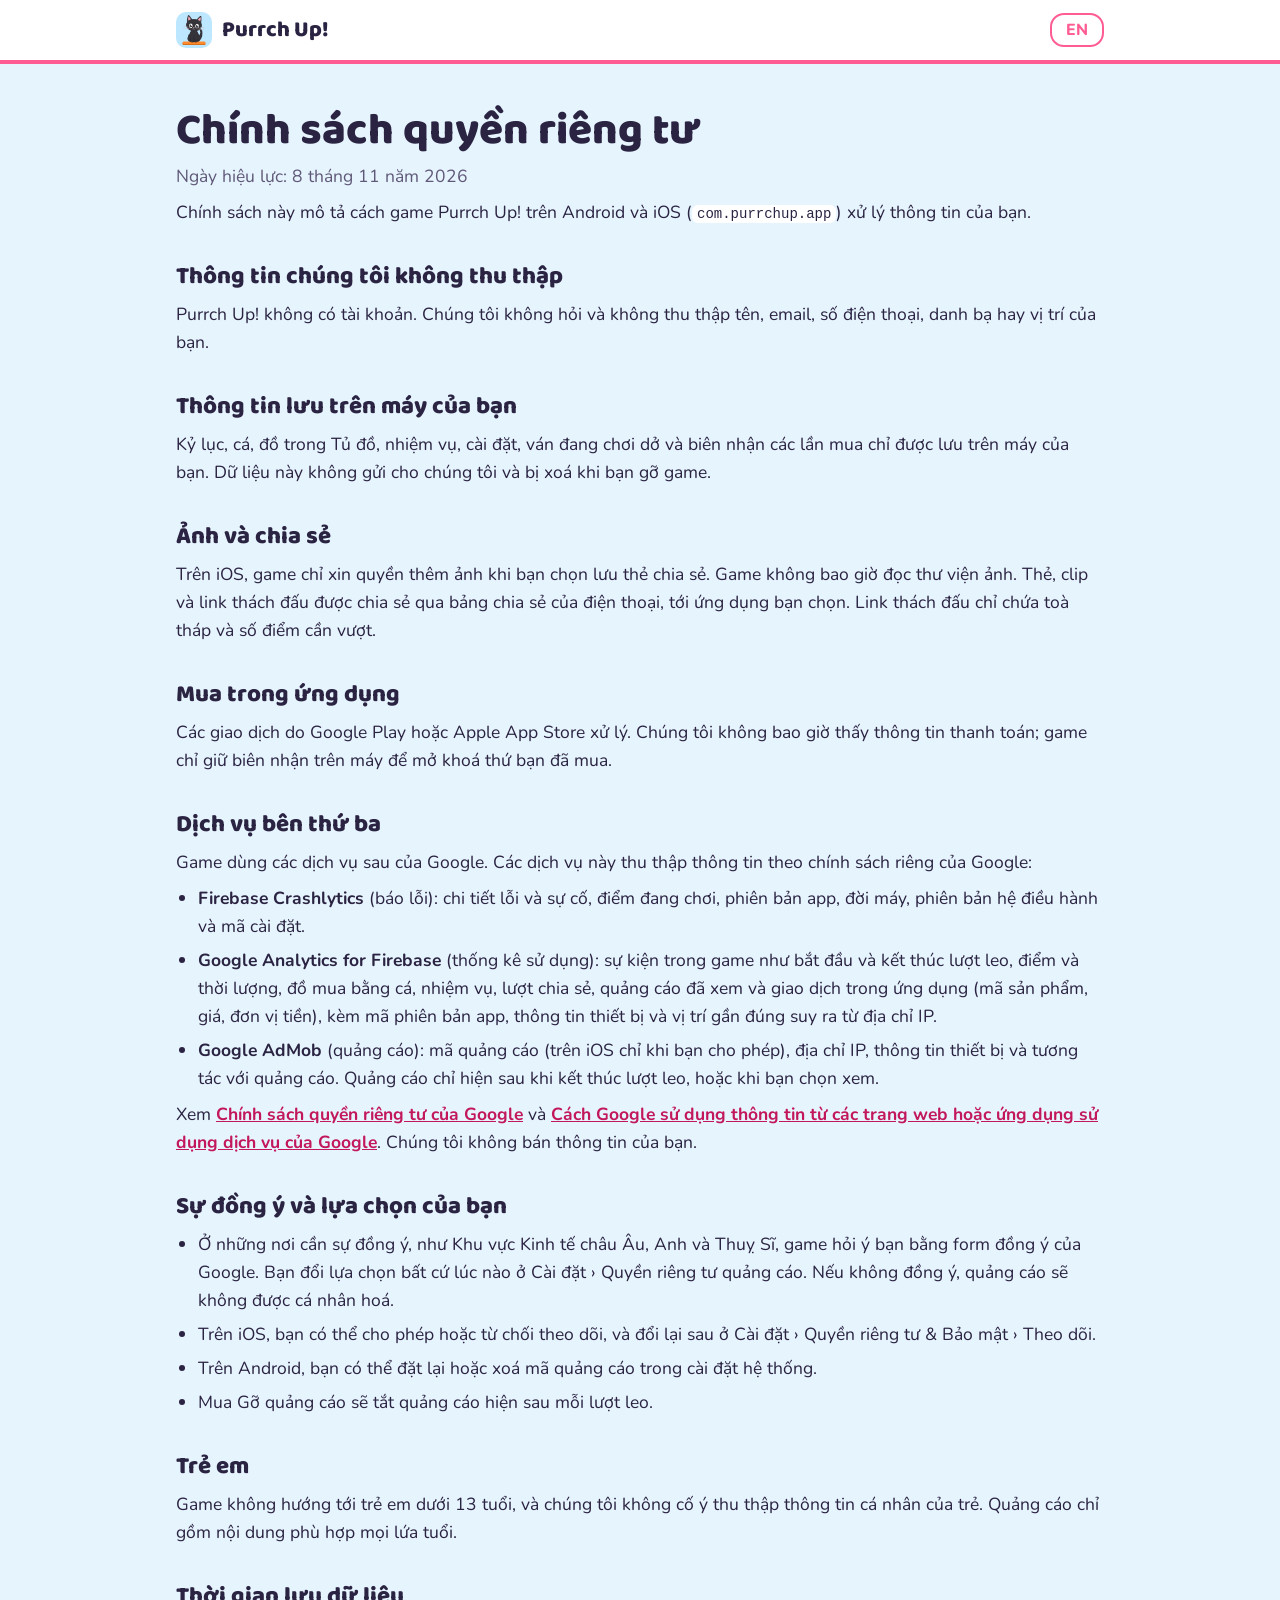
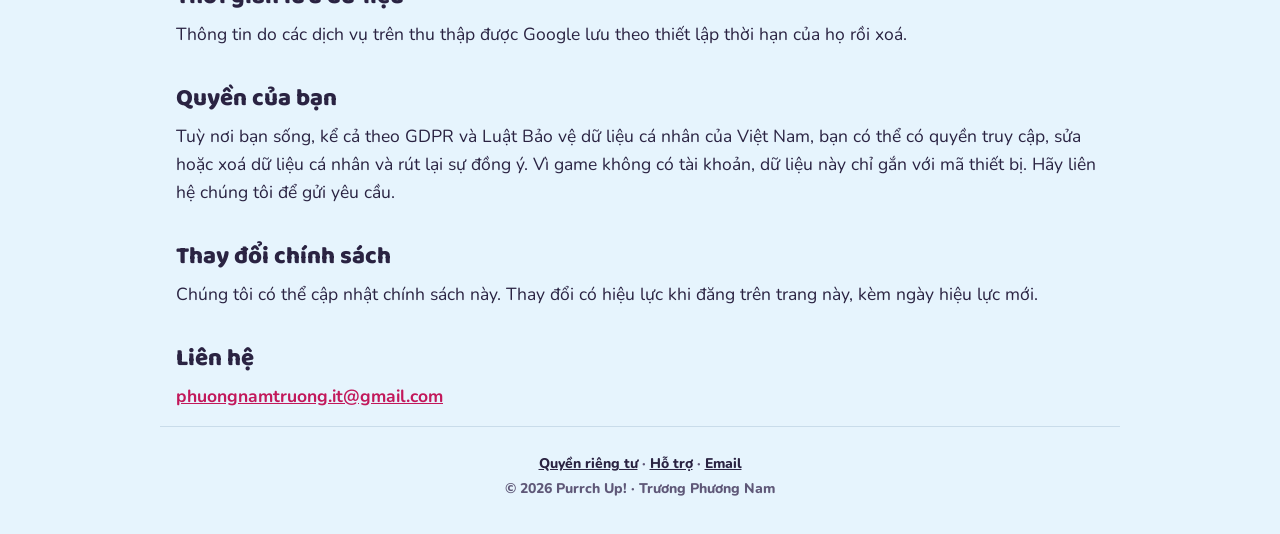
<file: vi/privacy/index.html>
<!doctype html>
<html lang="vi">
<head>
<meta charset="utf-8">
<meta name="viewport" content="width=device-width, initial-scale=1, viewport-fit=cover">
<meta name="theme-color" content="#FF5C93">
<title>Chính sách quyền riêng tư · Purrch Up!</title>
<link rel="canonical" href="https://nanoko.app/purrchup/vi/privacy/">
<meta name="description" content="Purrch Up! thu thập dữ liệu gì và vì sao.">
<meta property="og:title" content="Chính sách quyền riêng tư · Purrch Up!">
<meta property="og:description" content="Purrch Up! thu thập dữ liệu gì và vì sao.">
<meta property="og:image" content="https://purrch-up.github.io/icon.png">
<meta property="og:url" content="https://purrch-up.github.io/vi/privacy/">
<link rel="alternate" hreflang="en" href="https://purrch-up.github.io/privacy/">
<link rel="alternate" hreflang="vi" href="https://purrch-up.github.io/vi/privacy/">
<link rel="icon" href="/favicon.png?v=2">
<link rel="preconnect" href="https://fonts.googleapis.com">
<link rel="preconnect" href="https://fonts.gstatic.com" crossorigin>
<link href="https://fonts.googleapis.com/css2?family=Baloo+2:wght@800&family=Nunito:wght@400;700;800&display=swap" rel="stylesheet">
<link rel="stylesheet" href="/style.css?v=5">
</head>
<body class="doc">
<header class="bar"><div class="bar-in">
<a class="brand" href="/"><img src="/icon.png?v=2" alt="" width="36" height="36"><span>Purrch Up!</span></a>
<a class="lang" href="/privacy/" hreflang="en" lang="en">EN</a>
</div></header>
<main class="page">
<h1>Chính sách quyền riêng tư</h1>
<p class="muted">Ngày hiệu lực: 8 tháng 11 năm 2026</p>
<p>Chính sách này mô tả cách game Purrch Up! trên Android và iOS (<code>com.purrchup.app</code>) xử lý thông tin của bạn.</p>

<h2>Thông tin chúng tôi không thu thập</h2>
<p>Purrch Up! không có tài khoản. Chúng tôi không hỏi và không thu thập tên, email, số điện thoại, danh bạ hay vị trí của bạn.</p>

<h2>Thông tin lưu trên máy của bạn</h2>
<p>Kỷ lục, cá, đồ trong Tủ đồ, nhiệm vụ, cài đặt, ván đang chơi dở và biên nhận các lần mua chỉ được lưu trên máy của bạn. Dữ liệu này không gửi cho chúng tôi và bị xoá khi bạn gỡ game.</p>

<h2>Ảnh và chia sẻ</h2>
<p>Trên iOS, game chỉ xin quyền thêm ảnh khi bạn chọn lưu thẻ chia sẻ. Game không bao giờ đọc thư viện ảnh. Thẻ, clip và link thách đấu được chia sẻ qua bảng chia sẻ của điện thoại, tới ứng dụng bạn chọn. Link thách đấu chỉ chứa toà tháp và số điểm cần vượt.</p>

<h2>Mua trong ứng dụng</h2>
<p>Các giao dịch do Google Play hoặc Apple App Store xử lý. Chúng tôi không bao giờ thấy thông tin thanh toán; game chỉ giữ biên nhận trên máy để mở khoá thứ bạn đã mua.</p>

<h2>Dịch vụ bên thứ ba</h2>
<p>Game dùng các dịch vụ sau của Google. Các dịch vụ này thu thập thông tin theo chính sách riêng của Google:</p>
<ul>
<li><strong>Firebase Crashlytics</strong> (báo lỗi): chi tiết lỗi và sự cố, điểm đang chơi, phiên bản app, đời máy, phiên bản hệ điều hành và mã cài đặt.</li>
<li><strong>Google Analytics for Firebase</strong> (thống kê sử dụng): sự kiện trong game như bắt đầu và kết thúc lượt leo, điểm và thời lượng, đồ mua bằng cá, nhiệm vụ, lượt chia sẻ, quảng cáo đã xem và giao dịch trong ứng dụng (mã sản phẩm, giá, đơn vị tiền), kèm mã phiên bản app, thông tin thiết bị và vị trí gần đúng suy ra từ địa chỉ IP.</li>
<li><strong>Google AdMob</strong> (quảng cáo): mã quảng cáo (trên iOS chỉ khi bạn cho phép), địa chỉ IP, thông tin thiết bị và tương tác với quảng cáo. Quảng cáo chỉ hiện sau khi kết thúc lượt leo, hoặc khi bạn chọn xem.</li>
</ul>
<p>Xem <a href="https://policies.google.com/privacy?hl=vi">Chính sách quyền riêng tư của Google</a> và <a href="https://policies.google.com/technologies/partner-sites?hl=vi">Cách Google sử dụng thông tin từ các trang web hoặc ứng dụng sử dụng dịch vụ của Google</a>. Chúng tôi không bán thông tin của bạn.</p>

<h2>Sự đồng ý và lựa chọn của bạn</h2>
<ul>
<li>Ở những nơi cần sự đồng ý, như Khu vực Kinh tế châu Âu, Anh và Thuỵ Sĩ, game hỏi ý bạn bằng form đồng ý của Google. Bạn đổi lựa chọn bất cứ lúc nào ở Cài đặt &rsaquo; Quyền riêng tư quảng cáo. Nếu không đồng ý, quảng cáo sẽ không được cá nhân hoá.</li>
<li>Trên iOS, bạn có thể cho phép hoặc từ chối theo dõi, và đổi lại sau ở Cài đặt &rsaquo; Quyền riêng tư &amp; Bảo mật &rsaquo; Theo dõi.</li>
<li>Trên Android, bạn có thể đặt lại hoặc xoá mã quảng cáo trong cài đặt hệ thống.</li>
<li>Mua Gỡ quảng cáo sẽ tắt quảng cáo hiện sau mỗi lượt leo.</li>
</ul>

<h2>Trẻ em</h2>
<p>Game không hướng tới trẻ em dưới 13 tuổi, và chúng tôi không cố ý thu thập thông tin cá nhân của trẻ. Quảng cáo chỉ gồm nội dung phù hợp mọi lứa tuổi.</p>

<h2>Thời gian lưu dữ liệu</h2>
<p>Thông tin do các dịch vụ trên thu thập được Google lưu theo thiết lập thời hạn của họ rồi xoá.</p>

<h2>Quyền của bạn</h2>
<p>Tuỳ nơi bạn sống, kể cả theo GDPR và Luật Bảo vệ dữ liệu cá nhân của Việt Nam, bạn có thể có quyền truy cập, sửa hoặc xoá dữ liệu cá nhân và rút lại sự đồng ý. Vì game không có tài khoản, dữ liệu này chỉ gắn với mã thiết bị. Hãy liên hệ chúng tôi để gửi yêu cầu.</p>

<h2>Thay đổi chính sách</h2>
<p>Chúng tôi có thể cập nhật chính sách này. Thay đổi có hiệu lực khi đăng trên trang này, kèm ngày hiệu lực mới.</p>

<h2>Liên hệ</h2>
<p><a href="mailto:phuongnamtruong.it@gmail.com">phuongnamtruong.it@gmail.com</a></p>
</main>
<footer class="foot">
<div><a href="/vi/privacy/">Quyền riêng tư</a> · <a href="/vi/support/">Hỗ trợ</a> · <a href="mailto:phuongnamtruong.it@gmail.com">Email</a></div>
<div>© 2026 Purrch Up! · Trương Phương Nam</div>
</footer>
<script>
document.querySelector(".bar .lang").addEventListener("click", function (e) {
  try { localStorage.setItem("purrchup-lang", e.currentTarget.getAttribute("hreflang")); } catch (err) {}
});
</script>
</body>
</html>
</file>
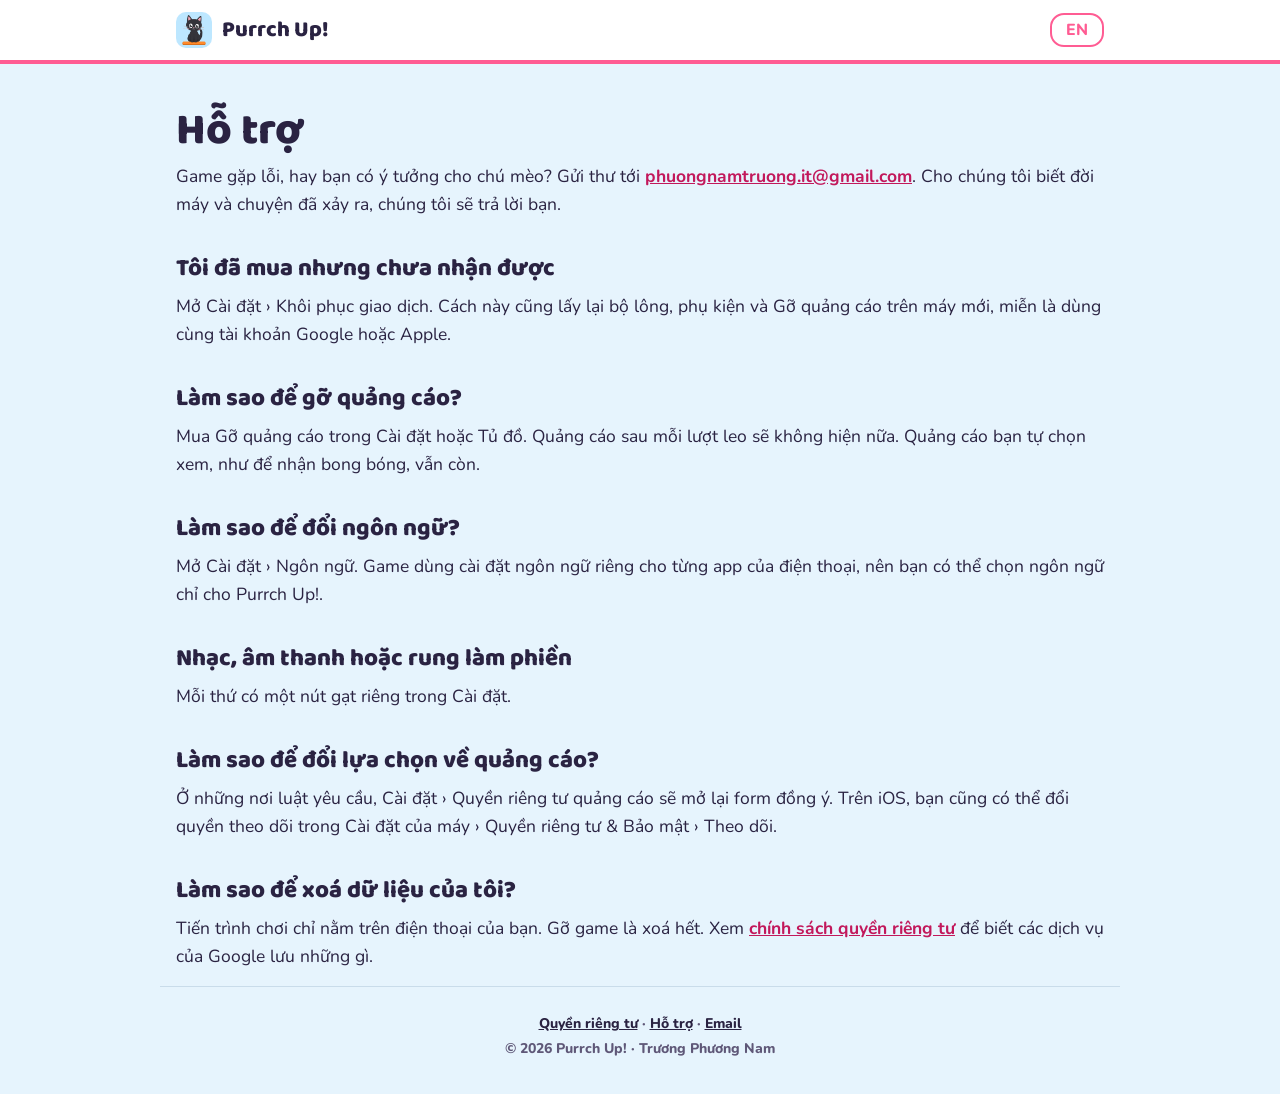
<file: vi/support/index.html>
<!doctype html>
<html lang="vi">
<head>
<meta charset="utf-8">
<meta name="viewport" content="width=device-width, initial-scale=1, viewport-fit=cover">
<meta name="theme-color" content="#FF5C93">
<title>Hỗ trợ · Purrch Up!</title>
<link rel="canonical" href="https://nanoko.app/purrchup/vi/support/">
<meta name="description" content="Hỗ trợ Purrch Up!: mua hàng, quảng cáo, ngôn ngữ và liên hệ.">
<meta property="og:title" content="Hỗ trợ · Purrch Up!">
<meta property="og:description" content="Hỗ trợ Purrch Up!: mua hàng, quảng cáo, ngôn ngữ và liên hệ.">
<meta property="og:image" content="https://purrch-up.github.io/icon.png">
<meta property="og:url" content="https://purrch-up.github.io/vi/support/">
<link rel="alternate" hreflang="en" href="https://purrch-up.github.io/support/">
<link rel="alternate" hreflang="vi" href="https://purrch-up.github.io/vi/support/">
<link rel="icon" href="/favicon.png?v=2">
<link rel="preconnect" href="https://fonts.googleapis.com">
<link rel="preconnect" href="https://fonts.gstatic.com" crossorigin>
<link href="https://fonts.googleapis.com/css2?family=Baloo+2:wght@800&family=Nunito:wght@400;700;800&display=swap" rel="stylesheet">
<link rel="stylesheet" href="/style.css?v=5">
</head>
<body class="doc">
<header class="bar"><div class="bar-in">
<a class="brand" href="/"><img src="/icon.png?v=2" alt="" width="36" height="36"><span>Purrch Up!</span></a>
<a class="lang" href="/support/" hreflang="en" lang="en">EN</a>
</div></header>
<main class="page">
<h1>Hỗ trợ</h1>
<p>Game gặp lỗi, hay bạn có ý tưởng cho chú mèo? Gửi thư tới <a href="mailto:phuongnamtruong.it@gmail.com">phuongnamtruong.it@gmail.com</a>. Cho chúng tôi biết đời máy và chuyện đã xảy ra, chúng tôi sẽ trả lời bạn.</p>

<h2>Tôi đã mua nhưng chưa nhận được</h2>
<p>Mở Cài đặt &rsaquo; Khôi phục giao dịch. Cách này cũng lấy lại bộ lông, phụ kiện và Gỡ quảng cáo trên máy mới, miễn là dùng cùng tài khoản Google hoặc Apple.</p>

<h2>Làm sao để gỡ quảng cáo?</h2>
<p>Mua Gỡ quảng cáo trong Cài đặt hoặc Tủ đồ. Quảng cáo sau mỗi lượt leo sẽ không hiện nữa. Quảng cáo bạn tự chọn xem, như để nhận bong bóng, vẫn còn.</p>

<h2>Làm sao để đổi ngôn ngữ?</h2>
<p>Mở Cài đặt &rsaquo; Ngôn ngữ. Game dùng cài đặt ngôn ngữ riêng cho từng app của điện thoại, nên bạn có thể chọn ngôn ngữ chỉ cho Purrch Up!.</p>

<h2>Nhạc, âm thanh hoặc rung làm phiền</h2>
<p>Mỗi thứ có một nút gạt riêng trong Cài đặt.</p>

<h2>Làm sao để đổi lựa chọn về quảng cáo?</h2>
<p>Ở những nơi luật yêu cầu, Cài đặt &rsaquo; Quyền riêng tư quảng cáo sẽ mở lại form đồng ý. Trên iOS, bạn cũng có thể đổi quyền theo dõi trong Cài đặt của máy &rsaquo; Quyền riêng tư &amp; Bảo mật &rsaquo; Theo dõi.</p>

<h2>Làm sao để xoá dữ liệu của tôi?</h2>
<p>Tiến trình chơi chỉ nằm trên điện thoại của bạn. Gỡ game là xoá hết. Xem <a href="../privacy/">chính sách quyền riêng tư</a> để biết các dịch vụ của Google lưu những gì.</p>
</main>
<footer class="foot">
<div><a href="/vi/privacy/">Quyền riêng tư</a> · <a href="/vi/support/">Hỗ trợ</a> · <a href="mailto:phuongnamtruong.it@gmail.com">Email</a></div>
<div>© 2026 Purrch Up! · Trương Phương Nam</div>
</footer>
<script>
document.querySelector(".bar .lang").addEventListener("click", function (e) {
  try { localStorage.setItem("purrchup-lang", e.currentTarget.getAttribute("hreflang")); } catch (err) {}
});
</script>
</body>
</html>
</file>
<file: home.css>
/* The landing page. Colors come from the game (docs/design/UI_SPEC.md in the game repo): a calm sky, ink text, orange steps. */
:root {
  color-scheme: light;
  --ink: #2A2342;
  --ink-soft: #5F5878;
  --paper: #FFFDF8;
  --sky: #BDE7FF;
  --sky-soft: #E8F6FF;
  --sky-deep: #8FD3F4;
  --bg: #F4FAFF;
  --orange: #FF8A2B;
  --orange-lip: #D2620C;
  --fish: #FFC531;
  --fish-lip: #D9A516;
  --mint: #2ED3A2;
  --mint-lip: #149C76;
  --grape: #7B5CFF;
  --grape-lip: #5238C9;
  --pink: #FF5C93;
  --cloud: #FFE3EC;
  --space: #E3DAFF;
  --line: #D6E9F5;
  --wrap: 1120px;
  --display: 'Baloo 2', system-ui, sans-serif;
}
* { box-sizing: border-box; }
html { scroll-behavior: smooth; -webkit-text-size-adjust: 100%; }
html, body { margin: 0; }
body {
  background: var(--bg);
  color: var(--ink);
  font-family: 'Nunito', system-ui, sans-serif;
  font-size: 17px;
  line-height: 1.6;
  overflow-x: hidden;
}
img, video { display: block; max-width: 100%; height: auto; }
a { color: inherit; }
h1, h2, h3 { font-family: var(--display); font-weight: 800; line-height: 1.08; margin: 0; letter-spacing: -0.01em; }
p { margin: 0; }
.wrap { width: 100%; max-width: var(--wrap); margin: 0 auto; padding: 0 20px; }
.skip { position: absolute; left: -999px; }
.skip:focus { left: 16px; top: 16px; z-index: 9; background: #fff; padding: 8px 14px; border-radius: 12px; }
:focus-visible { outline: 3px solid var(--grape); outline-offset: 3px; border-radius: 10px; }

/* Top bar */
.top {
  position: sticky; top: 0; z-index: 5;
  background: rgba(232, 246, 255, 0.86);
  -webkit-backdrop-filter: saturate(1.4) blur(12px);
  backdrop-filter: saturate(1.4) blur(12px);
  border-bottom: 1px solid transparent;
  transition: border-color .2s, background .2s;
}
.top.scrolled { border-color: var(--line); background: rgba(244, 250, 255, 0.92); }
.top .wrap { display: flex; align-items: center; gap: 16px; height: 64px; }
.brand { display: flex; align-items: center; gap: 10px; text-decoration: none; font-family: var(--display); font-weight: 800; font-size: 22px; }
.brand img { width: 38px; height: 38px; border-radius: 10px; box-shadow: 0 2px 0 rgba(42, 35, 66, .15); }
.nav { margin-left: auto; display: flex; align-items: center; gap: 4px; }
.brand, .nav a { white-space: nowrap; }
.nav a { text-decoration: none; font-weight: 800; font-size: 15px; padding: 8px 12px; border-radius: 12px; }
.nav a:hover { background: rgba(255, 255, 255, .8); }
.nav .lang { border: 2px solid var(--ink); padding: 4px 12px; margin-left: 6px; }
.nav .get { background: var(--orange); box-shadow: 0 4px 0 var(--orange-lip); margin-left: 6px; }
.nav .get:hover { background: #FF9640; }
.nav .get:active { transform: translateY(3px); box-shadow: 0 1px 0 var(--orange-lip); }
@media (max-width: 760px) { .nav .hide-s { display: none; } }
@media (max-width: 360px) { .nav .get { display: none; } }

/* Store badges: both official artworks at the same height, the size the stores ask for */
.badges { display: flex; flex-wrap: wrap; gap: 14px; align-items: center; }
.badges a { display: block; border-radius: 9px; transition: transform .15s; }
.badges a:hover { transform: translateY(-2px); }
.badges img { height: 56px; width: auto; }
.badges .gp { aspect-ratio: 564 / 168; }
.badges .as { aspect-ratio: 119.66 / 40; }

/* Hero */
.hero {
  position: relative;
  overflow: hidden;
  background: linear-gradient(180deg, var(--sky-soft) 0%, var(--sky) 100%);
  margin-top: -64px;
  padding: 112px 0 0;
}
.hero .wrap { position: relative; z-index: 1; display: grid; grid-template-columns: 1.1fr .9fr; gap: 40px; align-items: center; }
.hero-text { padding-bottom: 72px; }
.eyebrow {
  display: inline-flex; align-items: center; gap: 8px;
  background: #fff; border-radius: 999px; padding: 6px 14px 6px 8px;
  font-weight: 800; font-size: 14px; box-shadow: 0 3px 0 rgba(42, 35, 66, .08);
}
.eyebrow img { width: 22px; height: 22px; }
.hero h1 { margin-top: 18px; font-size: clamp(56px, 8.6vw, 104px); }
.hero h1 .up {
  display: inline-block; background: var(--pink); color: var(--ink);
  padding: 0 .22em; border-radius: .22em; transform: rotate(-3deg);
  box-shadow: 0 .08em 0 #C92C66;
}
.lead { margin-top: 18px; font-size: clamp(18px, 2vw, 21px); color: var(--ink); max-width: 33em; font-weight: 600; }
.hero .badges { margin-top: 30px; }
.facts { margin-top: 22px; display: flex; flex-wrap: wrap; gap: 8px 18px; font-weight: 800; font-size: 15px; color: var(--ink-soft); list-style: none; padding: 0; }
.facts li { display: flex; align-items: center; gap: 6px; }
.facts li::before { content: ''; width: 18px; height: 18px; border-radius: 50%; background: var(--mint) url("data:image/svg+xml,%3Csvg xmlns='http://www.w3.org/2000/svg' viewBox='0 0 18 18'%3E%3Cpath d='M5 9.5l2.6 2.5L13 6.5' fill='none' stroke='%23fff' stroke-width='2.4' stroke-linecap='round' stroke-linejoin='round'/%3E%3C/svg%3E") center/18px no-repeat; }

.hero-art { position: relative; display: flex; justify-content: center; align-self: end; }
.phone {
  position: relative;
  width: min(300px, 100%);
  aspect-ratio: 1320 / 2718;
  border: 10px solid var(--ink);
  border-radius: 46px;
  background: var(--sky);
  overflow: hidden;
  box-shadow: 0 30px 60px -20px rgba(42, 35, 66, .45);
}
.phone video, .phone img { width: 100%; height: 100%; object-fit: cover; }
.hero .phone { margin-bottom: -60px; transform: rotate(3deg); width: min(320px, 100%); }
.hero-cat { position: absolute; left: -8%; bottom: 18px; width: 40%; z-index: 2; filter: drop-shadow(0 14px 18px rgba(42, 35, 66, .25)); }
.float { position: absolute; z-index: 2; animation: bob 4s ease-in-out infinite; }
.float.f1 { width: 64px; right: -2%; top: 18%; }
.float.f2 { width: 48px; left: 2%; top: 6%; animation-delay: -1.3s; }
.float.b1 { width: 76px; right: 4%; bottom: 30%; animation-duration: 3.2s; animation-delay: -.6s; }
@keyframes bob { 0%, 100% { transform: translateY(0) rotate(-4deg); } 50% { transform: translateY(-14px) rotate(4deg); } }

/* Clouds and steps drawn in CSS behind the hero */
.cloud { position: absolute; height: 46px; border-radius: 999px; background: #fff; opacity: .9; }
.cloud.c1 { width: 220px; left: -60px; top: 150px; }
.cloud.c2 { width: 180px; right: -40px; top: 96px; }
.cloud.c3 { width: 140px; left: 42%; top: 70px; opacity: .6; }
.step { position: absolute; height: 18px; border-radius: 999px; background: var(--orange); box-shadow: 0 6px 0 var(--orange-lip); }
.step.s1 { width: 120px; left: 6%; bottom: 120px; }
.step.s2 { width: 90px; left: 38%; bottom: 40px; background: var(--mint); box-shadow: 0 6px 0 var(--mint-lip); }
.roofs { position: absolute; left: 0; right: 0; bottom: 0; height: 120px; background: var(--sky-deep); opacity: .55; clip-path: polygon(0 40%, 14% 40%, 14% 0, 30% 0, 30% 55%, 58% 55%, 58% 20%, 74% 20%, 74% 45%, 100% 45%, 100% 100%, 0 100%); }

/* Numbers strip */
.stats { position: relative; z-index: 2; background: var(--ink); color: #fff; }
.stats ul { list-style: none; margin: 0; padding: 26px 0; display: grid; grid-template-columns: repeat(4, 1fr); gap: 12px; }
.stats li { text-align: center; }
.stats b { display: block; font-family: var(--display); font-size: 40px; line-height: 1; color: var(--fish); }
.stats span { font-weight: 700; font-size: 15px; opacity: .85; }

/* Sections */
section { scroll-margin-top: 72px; }
.sec { padding: 96px 0; }
.head { text-align: center; max-width: 720px; margin: 0 auto 48px; }
.kicker { display: inline-block; font-weight: 800; font-size: 14px; letter-spacing: .08em; text-transform: uppercase; color: var(--grape); margin-bottom: 10px; }
.head h2, .row h2 { font-size: clamp(34px, 4.6vw, 52px); }
.head p { margin-top: 14px; font-size: 19px; color: var(--ink-soft); font-weight: 600; }

/* Three worlds */
.worlds { background: #fff; }
.world-grid { display: grid; grid-template-columns: repeat(3, 1fr); gap: 24px; }
.world { border-radius: 32px; padding: 28px 24px 0; overflow: hidden; display: flex; flex-direction: column; align-items: center; text-align: center; }
.world.w-roof { background: linear-gradient(180deg, var(--sky-soft), var(--sky)); }
.world.w-cloud { background: linear-gradient(180deg, #FFF3F7, var(--cloud)); }
.world.w-space { background: linear-gradient(180deg, #F1ECFF, var(--space)); }
.world h3 { font-size: 26px; }
.world p { margin-top: 4px; color: var(--ink-soft); font-weight: 700; font-size: 15px; }
.world .phone { margin-top: 22px; width: 76%; border-width: 8px; border-radius: 36px 36px 0 0; border-bottom: 0; aspect-ratio: 1320 / 2000; box-shadow: none; }
.world .phone img { object-position: top; }

/* Feature rows */
.rows { display: grid; gap: 96px; }
.row { display: grid; grid-template-columns: 1fr 1fr; gap: 64px; align-items: center; }
.row:nth-child(even) .row-art { order: -1; }
.row p { margin-top: 16px; font-size: 19px; color: var(--ink-soft); font-weight: 600; max-width: 30em; }
.row ul { margin: 20px 0 0; padding: 0; list-style: none; display: grid; gap: 10px; }
.row li { display: flex; gap: 12px; align-items: flex-start; font-weight: 700; }
.row li img { width: 26px; height: 26px; flex: none; margin-top: 1px; }
.row-art { position: relative; display: flex; justify-content: center; padding: 36px 0; }
.blob { position: absolute; inset: 0; margin: auto; width: 88%; aspect-ratio: 1; border-radius: 50%; }
.blob.sky { background: var(--sky); }
.blob.grape { background: #DCD3FF; }
.blob.fish { background: #FFE9A8; }
.blob.mint { background: #C7F3E4; }
.row-art .phone { width: min(290px, 78%); }
.tag {
  position: absolute; z-index: 2; background: #fff; border-radius: 18px; padding: 10px 16px;
  font-family: var(--display); font-weight: 800; font-size: 18px; line-height: 1.2;
  box-shadow: 0 6px 0 rgba(42, 35, 66, .1), 0 14px 30px -12px rgba(42, 35, 66, .3);
}
.tag small { display: block; font-family: 'Nunito', sans-serif; font-size: 13px; color: var(--ink-soft); }
.tag.tl { left: 2%; top: 16%; transform: rotate(-4deg); }
.tag.br { right: 2%; bottom: 16%; transform: rotate(3deg); }

/* Wardrobe */
.wardrobe { background: linear-gradient(180deg, #FFF8E6, #FFF1C9); overflow: hidden; }
.wardrobe .row { margin-bottom: 56px; }
.parade-wrap { position: relative; }
.parade { display: flex; gap: 28px; width: max-content; animation: walk 40s linear infinite; padding: 8px 0; }
.parade img { height: 150px; width: auto; }
.parade-wrap:hover .parade { animation-play-state: paused; }
@keyframes walk { to { transform: translateX(-50%); } }

/* How to play */
.how-grid { display: grid; grid-template-columns: repeat(3, 1fr); gap: 24px; }
.how { background: #fff; border-radius: 28px; padding: 28px; box-shadow: 0 6px 0 var(--line); }
.how .ico { width: 64px; height: 64px; border-radius: 20px; display: grid; place-items: center; }
.how h3 { margin-top: 18px; font-size: 24px; }
.how p { margin-top: 6px; color: var(--ink-soft); font-weight: 600; }
.how-note { margin: 28px auto 0; max-width: 640px; text-align: center; font-weight: 700; color: var(--ink-soft); }

/* FAQ */
.faq { background: #fff; }
.faq .list { max-width: 780px; margin: 0 auto; display: grid; gap: 12px; }
details { background: var(--bg); border-radius: 20px; padding: 0 22px; }
summary { cursor: pointer; list-style: none; padding: 18px 0; font-family: var(--display); font-weight: 800; font-size: 20px; display: flex; justify-content: space-between; gap: 16px; align-items: center; }
summary::-webkit-details-marker { display: none; }
summary::after { content: '+'; font-size: 28px; line-height: 1; color: var(--orange-lip); transition: transform .2s; }
details[open] summary::after { transform: rotate(45deg); }
details p { padding: 0 0 20px; color: var(--ink-soft); font-weight: 600; }
details a { font-weight: 800; color: var(--grape-lip); }

/* Final call */
.cta { position: relative; overflow: hidden; background: linear-gradient(180deg, #EEE8FF, var(--space)); text-align: center; padding: 96px 0 0; }
.cta h2 { font-size: clamp(38px, 5.4vw, 64px); }
.cta p { margin: 14px auto 0; max-width: 34em; font-size: 19px; font-weight: 600; color: var(--ink-soft); }
.cta .badges { justify-content: center; margin-top: 30px; }
.cta .cat { width: 240px; margin: 40px auto 0; position: relative; z-index: 1; }
.star { position: absolute; width: 22px; height: 22px; background: #B9A6FF; clip-path: polygon(50% 0, 61% 39%, 100% 50%, 61% 61%, 50% 100%, 39% 61%, 0 50%, 39% 39%); animation: twinkle 3s ease-in-out infinite; }
@keyframes twinkle { 50% { transform: scale(.5); opacity: .5; } }
.cta-steps { position: absolute; inset: auto 0 0; height: 28px; background: var(--grape); box-shadow: inset 0 -8px 0 var(--grape-lip); }

/* Footer */
.foot { background: var(--ink); color: rgba(255, 255, 255, .8); padding: 36px 0; font-size: 15px; }
.foot .wrap { display: flex; flex-wrap: wrap; gap: 14px 28px; align-items: center; justify-content: space-between; }
.foot nav { display: flex; flex-wrap: wrap; gap: 6px 22px; }
.foot a { color: #fff; font-weight: 700; text-decoration: none; }
.foot a:hover { text-decoration: underline; }
.foot .brand { color: #fff; font-size: 20px; }
.foot .brand img { width: 32px; height: 32px; }

/* Appear on scroll */
.reveal { opacity: 0; transform: translateY(24px); transition: opacity .6s ease, transform .6s ease; }
.reveal.in { opacity: 1; transform: none; }

/* Tablet and phone */
@media (max-width: 960px) {
  .hero .wrap { grid-template-columns: 1fr; text-align: center; gap: 8px; }
  .hero-text { padding-bottom: 24px; }
  .hero .badges, .facts { justify-content: center; }
  .lead { margin-left: auto; margin-right: auto; }
  .hero .phone { width: min(270px, 70%); margin-bottom: -40px; }
  .hero-cat { left: max(0px, calc(50% - 300px)); width: min(34%, 210px); bottom: 20px; }
  .row-art { width: 100%; max-width: 440px; margin: 0 auto; }
  .row, .rows .row:nth-child(even) { grid-template-columns: 1fr; gap: 24px; text-align: center; }
  .row:nth-child(even) .row-art { order: 0; }
  .row p { margin-left: auto; margin-right: auto; }
  .row ul { justify-items: center; }
  .rows { gap: 72px; }
  /* the three worlds become a row to swipe through */
  .world-grid { display: flex; overflow-x: auto; scroll-snap-type: x mandatory; gap: 14px; margin: 0 -20px; padding: 0 20px 8px; scrollbar-width: none; }
  .world-grid::-webkit-scrollbar { display: none; }
  .world { flex: 0 0 min(78%, 320px); scroll-snap-align: center; }
  .world .phone { width: 70%; }
  .row-art .phone { width: min(250px, 66%); }
  .how-grid { grid-template-columns: 1fr; max-width: 520px; margin: 0 auto; }
  .stats ul { grid-template-columns: repeat(2, 1fr); row-gap: 22px; }
}
@media (max-width: 560px) {
  body { font-size: 16px; }
  .wrap { padding: 0 16px; }
  .sec { padding: 72px 0; }
  .head { margin-bottom: 36px; }
  .head p, .row p, .cta p { font-size: 17px; }
  .badges { gap: 10px; justify-content: center; }
  .badges img { height: 48px; }
  .brand span { font-size: 20px; }
  .nav a { padding: 6px 8px; }
  .float.f1 { width: 46px; } .float.b1 { width: 56px; }
  .tag { font-size: 15px; padding: 8px 12px; }
  .parade img { height: 112px; }
  .world-grid { margin: 0 -16px; padding: 0 16px 8px; }
  .stats b { font-size: 34px; }
}
@media (prefers-reduced-motion: reduce) {
  html { scroll-behavior: auto; }
  .float, .parade, .star { animation: none; }
  .reveal { opacity: 1; transform: none; transition: none; }
}
</file>
<file: style.css>
:root {
  --ink: #2A2342;
  --ink-soft: #5F5878;
  --pink: #FF5C93;
  --paper: #FFFDF8;
  --orange: #FF8A2B;
  --orange-lip: #D2620C;
  --fish: #FFC531;
  --fish-lip: #D9A516;
}
* { box-sizing: border-box; }
html, body { margin: 0; min-height: 100%; }
body {
  background: linear-gradient(180deg, #E8F6FF 0%, #BDE7FF 100%) fixed;
  color: var(--ink);
  font-family: 'Nunito', system-ui, sans-serif;
  font-weight: 800;
  display: flex;
  justify-content: center;
}
main {
  width: 100%;
  max-width: 420px;
  min-height: 100vh;
  min-height: 100dvh;
  padding: 48px 24px 40px;
  display: flex;
  flex-direction: column;
  align-items: center;
  text-align: center;
}
.from { font-size: 18px; margin: 0; }
h1 {
  margin: 6px 0 0;
  font-family: 'Baloo 2', system-ui, sans-serif;
  font-weight: 800;
  font-size: 46px;
  line-height: 1.05;
  transform: rotate(-2deg);
}
.icon {
  margin-top: 36px;
  width: 168px;
  height: 168px;
  border-radius: 38px;
  border: 6px solid #fff;
  box-shadow: 0 10px 0 var(--fish-lip);
}
.note {
  margin: 40px 0 0;
  width: 100%;
  padding: 14px 18px;
  border-radius: 22px;
  background: var(--paper);
  font-size: 16px;
}
.actions {
  margin-top: auto;
  padding-top: 32px;
  width: 100%;
  display: flex;
  flex-direction: column;
  gap: 16px;
}
.button {
  display: flex;
  align-items: center;
  justify-content: center;
  height: 64px;
  border-radius: 22px;
  font-family: 'Baloo 2', system-ui, sans-serif;
  font-weight: 800;
  font-size: 20px;
  color: var(--ink);
  text-decoration: none;
  background: #fff;
  box-shadow: 0 7px 0 #9CCDE8;
}
.button.main { height: 72px; border-radius: 24px; background: var(--orange); box-shadow: 0 8px 0 var(--orange-lip); }
.button:active { transform: translateY(5px); box-shadow: none; }
.badges { display: flex; flex-wrap: wrap; justify-content: center; gap: 12px; padding-top: 16px; }
.badge { display: block; transition: transform .15s; }
.badge:active { transform: scale(.96); }
.badge img { display: block; height: 56px; width: auto; }
.hidden { display: none; }

/* Text pages: privacy policy and support. Calm on purpose: the pink stays an accent, as on other games' policy pages */
body.doc { display: block; background: #E6F4FD; }
.bar {
  border-bottom: 4px solid var(--pink);
  background: #fff;
}
.bar-in {
  max-width: 960px;
  margin: 0 auto;
  padding: 12px 16px;
  display: flex;
  align-items: center;
  justify-content: space-between;
}
.brand {
  display: flex;
  align-items: center;
  gap: 10px;
  color: var(--ink);
  text-decoration: none;
  font-family: 'Baloo 2', system-ui, sans-serif;
  font-size: 22px;
}
.brand img { border-radius: 10px; }
.lang {
  padding: 4px 14px;
  border-radius: 14px;
  border: 2px solid var(--pink);
  color: var(--pink);
  text-decoration: none;
}
main.page {
  display: block;
  max-width: 960px;
  min-height: 0;
  margin: 0 auto;
  padding: 28px 16px 8px;
  text-align: left;
  font-weight: 400;
  font-size: 16px;
  line-height: 1.6;
  overflow-wrap: anywhere;
}
.page h1 { margin: 0; font-size: 34px; transform: none; }
.page h2 { margin: 28px 0 6px; font-family: 'Baloo 2', system-ui, sans-serif; font-weight: 800; font-size: 21px; line-height: 1.25; }
.page p, .page ul { margin: 8px 0; }
.page ul { padding-left: 22px; }
.page li { margin: 6px 0; }
.page strong { font-weight: 700; }
.page a { color: #C2185B; font-weight: 700; }
.page code { font-size: 14px; background: #fff; padding: 1px 5px; border-radius: 6px; }
.muted { color: var(--ink-soft); }
.foot {
  max-width: 960px;
  margin: 0 auto;
  padding: 24px 16px 32px;
  border-top: 1px solid #C9DCEA;
  text-align: center;
  font-size: 14px;
  line-height: 1.8;
  color: var(--ink-soft);
}
.foot a { color: var(--ink); }
.links { margin-top: 20px; font-size: 14px; }
.links a { color: var(--ink); }

/* Desktop: the landing and challenge pages grow, the store buttons sit side by side, and text pages read larger */
@media (min-width: 900px) {
  main { max-width: 760px; padding-top: 72px; }
  h1 { font-size: 64px; }
  .icon { width: 220px; height: 220px; border-radius: 50px; }
  .note { font-size: 19px; max-width: 560px; }
  .actions { flex-direction: row; flex-wrap: wrap; justify-content: center; margin-top: 48px; }
  .actions .button { flex: 1 1 260px; max-width: 340px; }
  main.page { font-size: 17.5px; padding-top: 44px; }
  .page h1 { font-size: 44px; }
  .page h2 { font-size: 24px; margin-top: 36px; }
}
</file>
